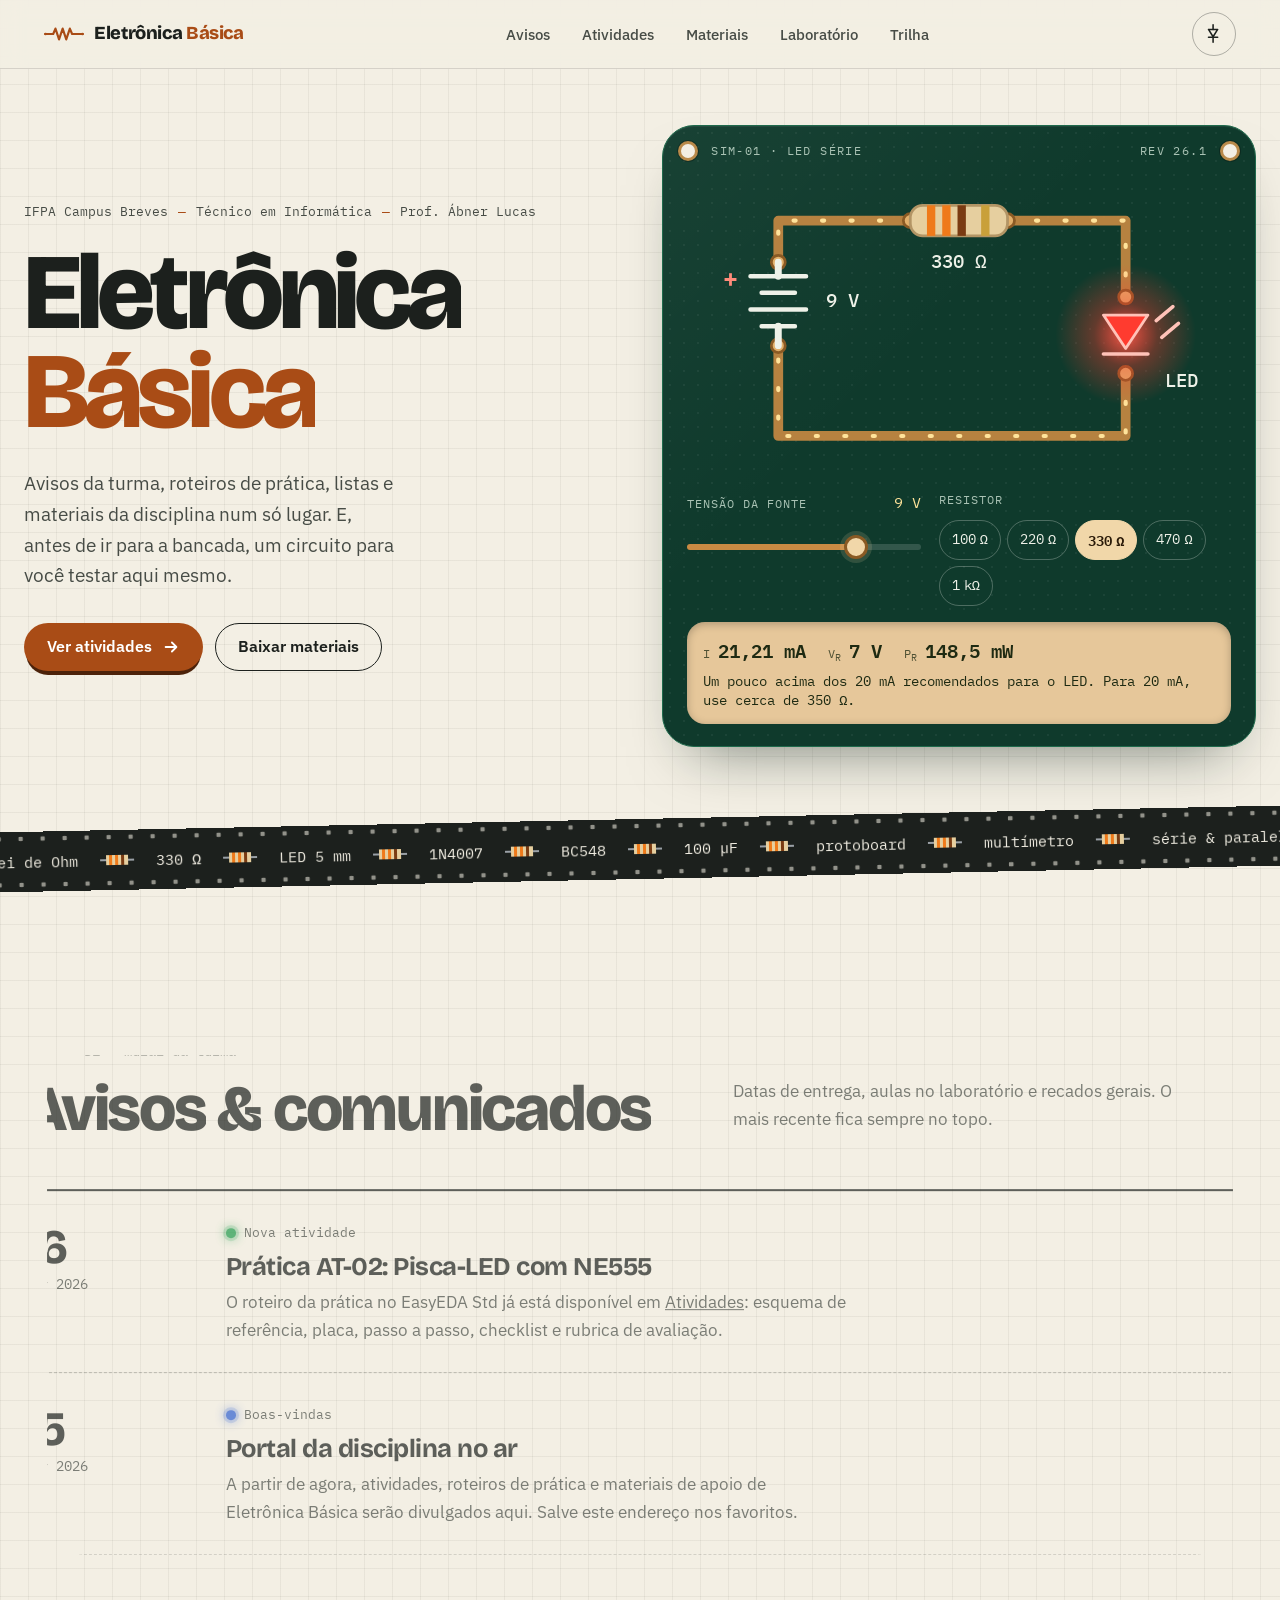
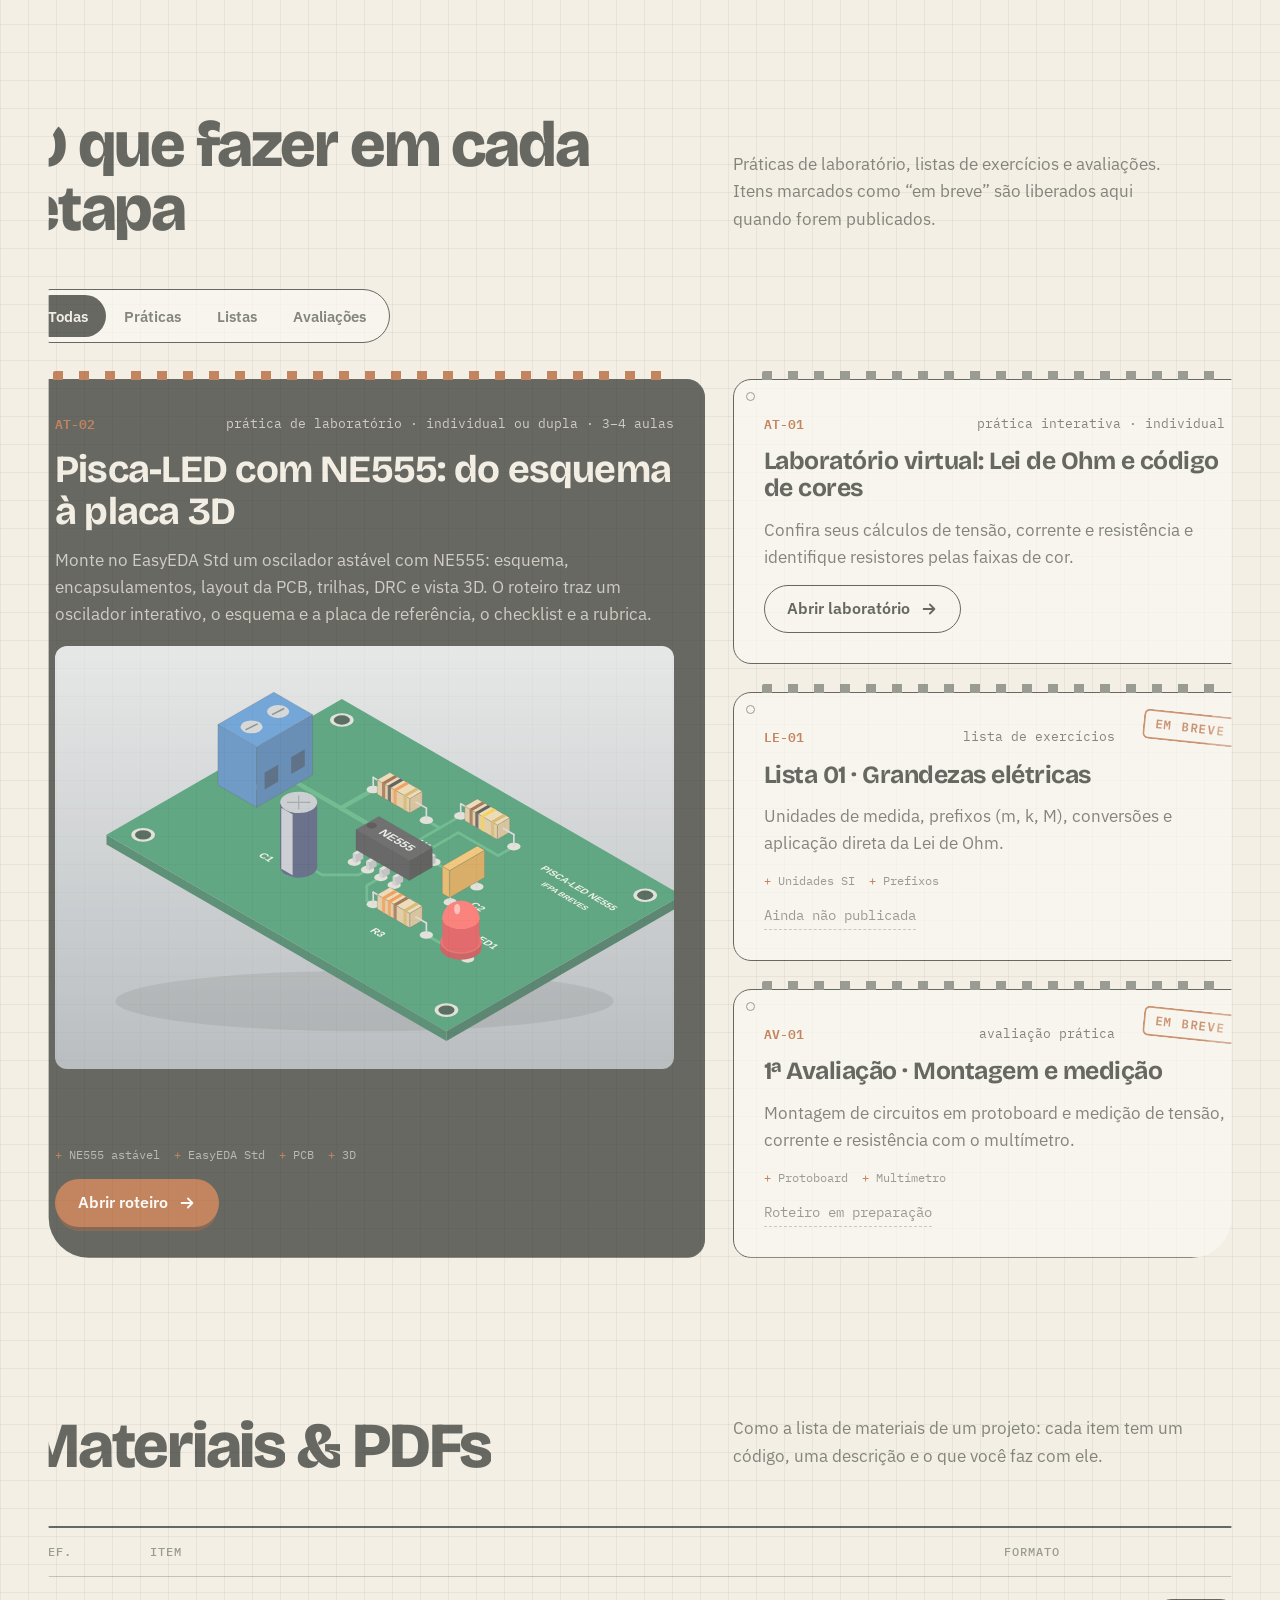
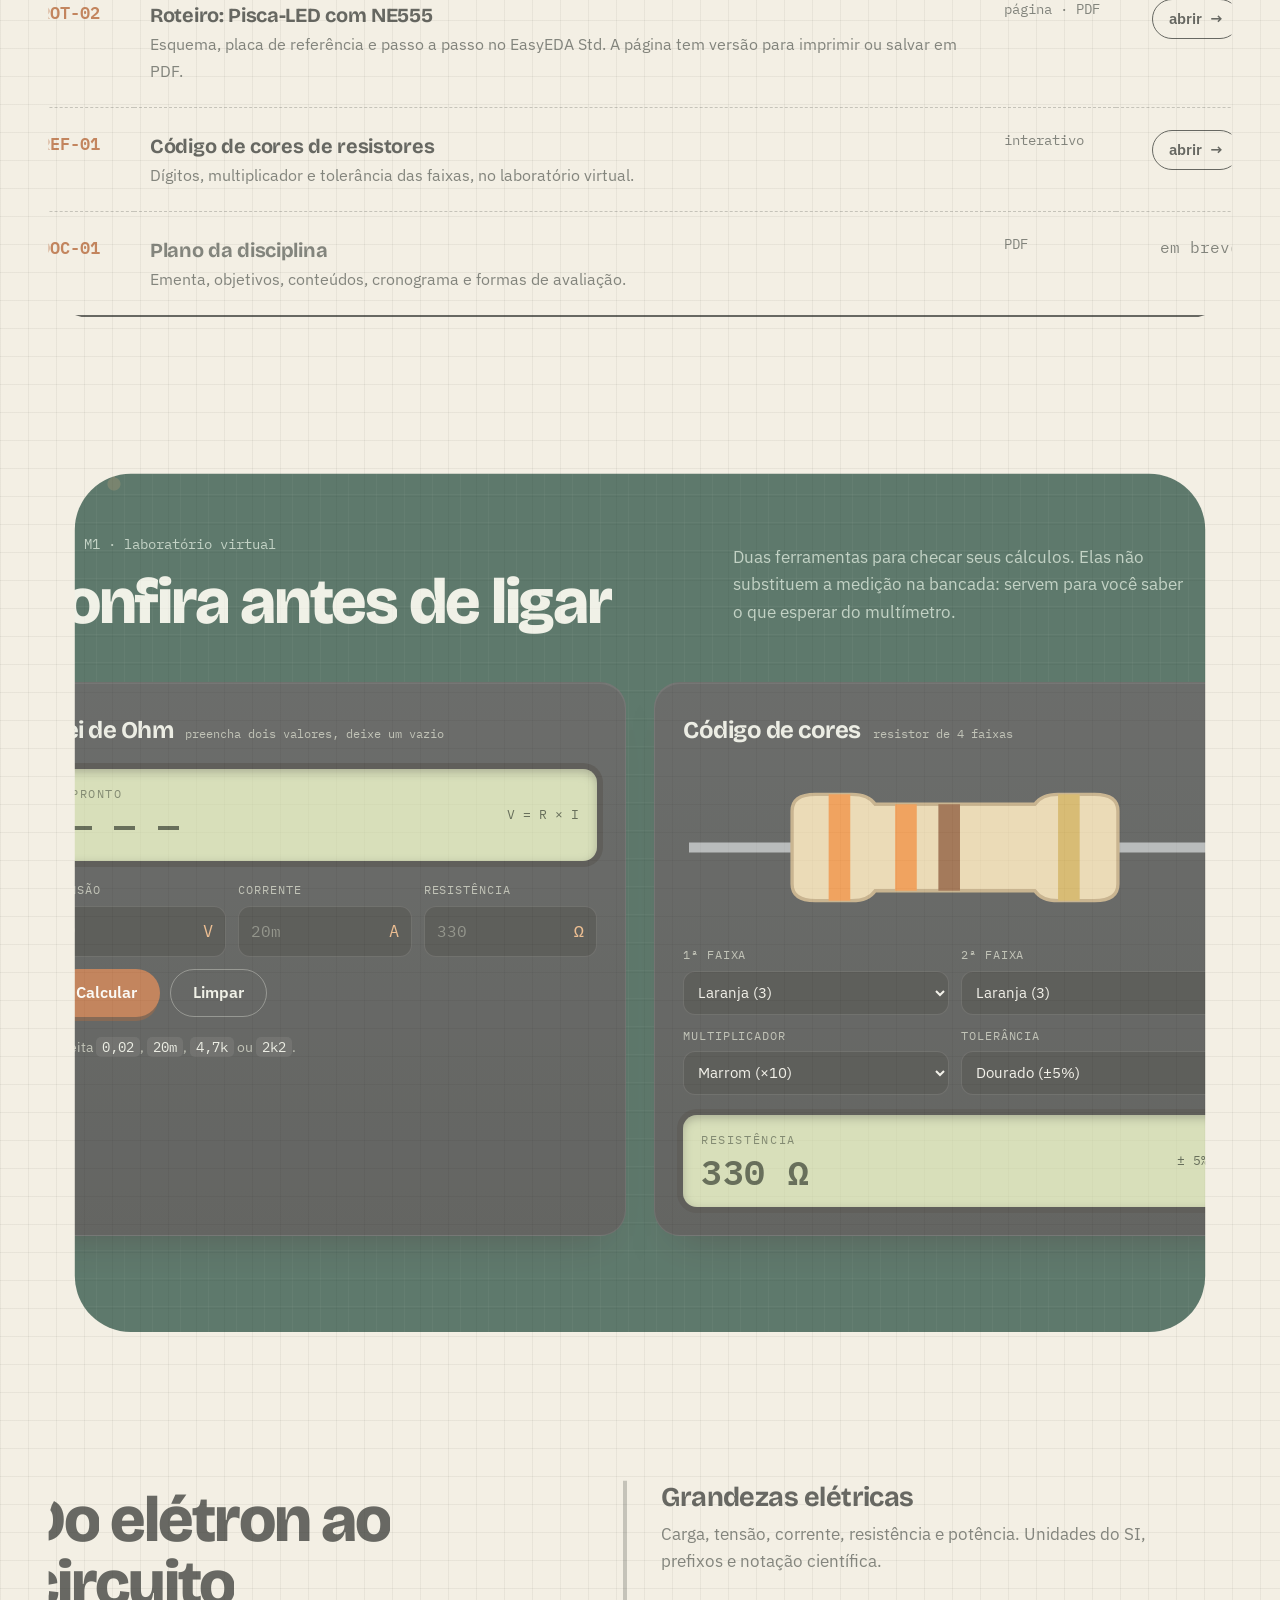
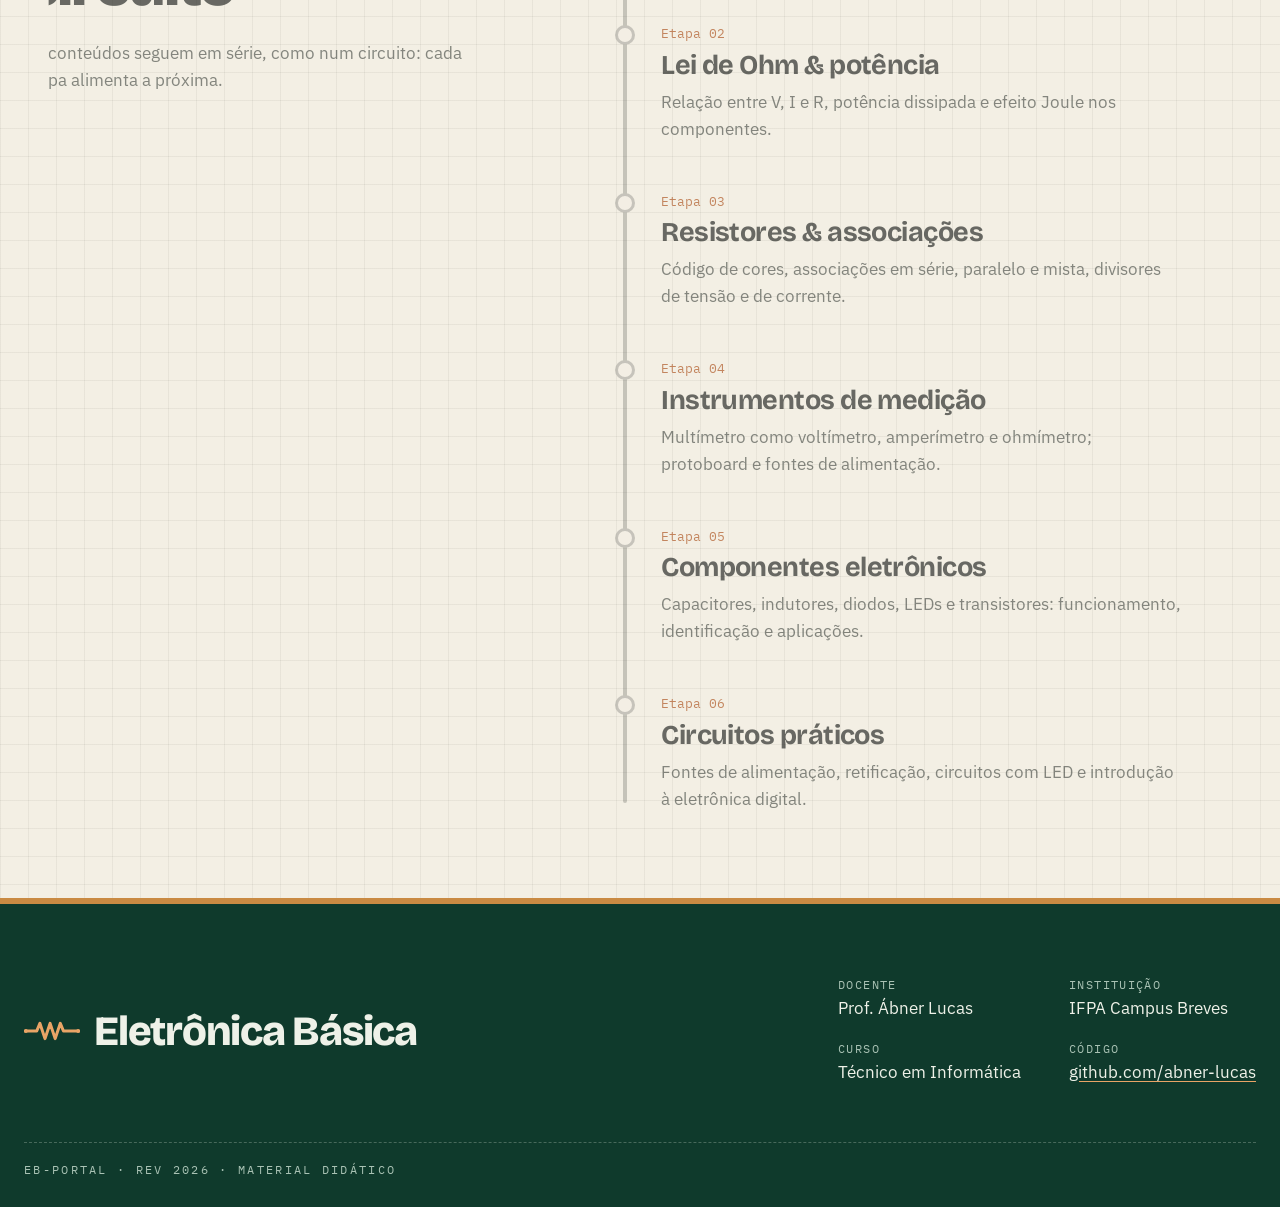
<file: index.html>
<!DOCTYPE html>
<html lang="pt-BR">
<head>
    <meta charset="UTF-8">
    <meta name="viewport" content="width=device-width, initial-scale=1.0">
    <title>Eletrônica Básica · IFPA Campus Breves</title>
    <meta name="description" content="Portal da disciplina de Eletrônica Básica · Prof. Ábner Lucas · IFPA Campus Breves. Avisos, atividades, materiais e um simulador de circuito com LED.">
    <meta name="theme-color" content="#f3efe4" media="(prefers-color-scheme: light)">
    <meta name="theme-color" content="#121512" media="(prefers-color-scheme: dark)">
    <link rel="icon" href="data:image/svg+xml,%3Csvg xmlns='http://www.w3.org/2000/svg' viewBox='0 0 32 32'%3E%3Crect width='32' height='32' rx='7' fill='%230f3a2c'/%3E%3Cpath d='M3 16h6l2-5 3 10 3-10 3 10 2-5h7' fill='none' stroke='%23e9894a' stroke-width='2.6' stroke-linejoin='round' stroke-linecap='round'/%3E%3C/svg%3E">

    <!-- Tema aplicado antes da primeira pintura (evita piscar) -->
    <script>
        (function () {
            try {
                var salvo = localStorage.getItem('eb:tema');
                var escuro = salvo ? salvo === 'escuro' : matchMedia('(prefers-color-scheme: dark)').matches;
                document.documentElement.dataset.tema = escuro ? 'escuro' : 'claro';
            } catch (e) { document.documentElement.dataset.tema = 'claro'; }
            document.documentElement.classList.add('js');
        })();
    </script>

    <link rel="preconnect" href="https://fonts.googleapis.com">
    <link rel="preconnect" href="https://fonts.gstatic.com" crossorigin>
    <link href="https://fonts.googleapis.com/css2?family=Bricolage+Grotesque:opsz,wght@12..96,500;12..96,700;12..96,800&family=IBM+Plex+Mono:wght@400;500;600&family=IBM+Plex+Sans:ital,wght@0,400;0,500;0,600;1,400&display=swap" rel="stylesheet">
    <link rel="stylesheet" href="style.css?v=2026.11.16b">
</head>
<body>
    <a class="pular" href="#conteudo">Pular para o conteúdo</a>

    <!-- Barra de progresso: um "fio" de cobre que acompanha a leitura -->
    <div class="progresso" aria-hidden="true"><span id="progresso-barra"></span></div>

    <!-- ============ CABEÇALHO ============ -->
    <header class="topo" id="topo">
        <div class="topo-inner">
            <a href="#inicio" class="marca" aria-label="Eletrônica Básica, voltar ao início">
                <svg class="marca-simbolo" viewBox="0 0 44 20" aria-hidden="true">
                    <path d="M1 10h9l2.5-6 4 12 4-12 4 12 4-12 2.5 6h12" />
                    <circle cx="1.5" cy="10" r="1.5" /><circle cx="42.5" cy="10" r="1.5" />
                </svg>
                <span class="marca-texto">Eletrônica <em>Básica</em></span>
            </a>

            <nav class="menu" id="menu" aria-label="Seções do portal">
                <a href="#avisos">Avisos</a>
                <a href="#atividades">Atividades</a>
                <a href="#materiais">Materiais</a>
                <a href="#laboratorio">Laboratório</a>
                <a href="#trilha">Trilha</a>
            </nav>

            <div class="topo-acoes">
                <button class="botao-tema" id="botao-tema" type="button" aria-label="Alternar modo escuro" aria-pressed="false">
                    <svg viewBox="0 0 24 24" aria-hidden="true">
                        <!-- símbolo de LED: triângulo + barra + setas de luz -->
                        <path class="led-tri" d="M6 7h10l-5 8z" />
                        <path d="M6 15.5h10M11 15.5V21M11 2v5" />
                        <path class="led-raios" d="M17 4l3-3M19 8l3-3" />
                    </svg>
                </button>
                <button class="botao-menu" id="botao-menu" type="button" aria-label="Abrir menu" aria-expanded="false" aria-controls="menu">
                    <span></span><span></span>
                </button>
            </div>
        </div>
    </header>

    <main id="conteudo">

        <!-- ============ ABERTURA ============ -->
        <section id="inicio" class="abertura">
            <div class="abertura-grade">
                <div class="abertura-texto">
                    <p class="abertura-kicker">
                        <span>IFPA Campus Breves</span>
                        <span>Técnico em Informática</span>
                        <span>Prof. Ábner Lucas</span>
                    </p>
                    <h1 class="abertura-titulo" data-palavras>
                        Eletrônica <em>Básica</em>
                    </h1>
                    <p class="abertura-lede entra" style="--atraso: .45s">
                        Avisos da turma, roteiros de prática, listas e materiais da disciplina num só lugar.
                        E, antes de ir para a bancada, um circuito para você testar aqui mesmo.
                    </p>
                    <div class="abertura-acoes entra" style="--atraso: .6s">
                        <a href="#atividades" class="botao botao-cobre">
                            Ver atividades
                            <svg viewBox="0 0 20 20" aria-hidden="true"><path d="M4 10h11M11 5l5 5-5 5" /></svg>
                        </a>
                        <a href="#materiais" class="botao botao-linha">Baixar materiais</a>
                    </div>
                </div>

                <!-- SIMULADOR: fonte + resistor + LED -->
                <figure class="placa simulador entra" style="--atraso: .3s" aria-labelledby="sim-legenda">
                    <div class="placa-serigrafia" aria-hidden="true">
                        <span>SIM-01 · LED SÉRIE</span><span>REV 26.1</span>
                    </div>

                    <svg class="sim-svg" id="sim-svg" viewBox="0 0 400 230" role="img" aria-labelledby="sim-desc">
                        <desc id="sim-desc">Circuito série com fonte de tensão ajustável, um resistor e um LED vermelho.</desc>
                        <defs>
                            <radialGradient id="brilho-led">
                                <stop offset="0" stop-color="#ff5a4a" stop-opacity=".95" />
                                <stop offset=".45" stop-color="#ff3b2f" stop-opacity=".35" />
                                <stop offset="1" stop-color="#ff3b2f" stop-opacity="0" />
                            </radialGradient>
                        </defs>
                        <!-- trilhas de cobre -->
                        <path class="pista" d="M70 70 V40 H165 M235 40 H320 V95 M320 150 V195 H70 V130" />
                        <path class="eletrons" id="sim-eletrons" d="M70 70 V40 H165 M235 40 H320 V95 M320 150 V195 H70 V130" />
                        <!-- ilhas de solda -->
                        <g class="ilhas">
                            <circle cx="165" cy="40" r="5" /><circle cx="235" cy="40" r="5" />
                            <circle cx="320" cy="95" r="5" /><circle cx="320" cy="150" r="5" />
                            <circle cx="70" cy="70" r="5" /><circle cx="70" cy="130" r="5" />
                        </g>
                        <!-- fonte (símbolo de bateria) -->
                        <g class="fonte">
                            <path d="M50 80 H90 M58 92 H82 M50 104 H90 M58 116 H82" />
                            <path d="M70 70 V80 M70 116 V130" />
                            <text x="30" y="88">+</text>
                            <text class="sim-rotulo" id="sim-rotulo-v" x="104" y="102">9 V</text>
                        </g>
                        <!-- resistor -->
                        <g class="resistor">
                            <rect x="165" y="29" width="70" height="22" rx="9" />
                            <rect id="sim-faixa-1" x="177" y="29" width="6" height="22" />
                            <rect id="sim-faixa-2" x="188" y="29" width="6" height="22" />
                            <rect id="sim-faixa-3" x="199" y="29" width="6" height="22" />
                            <rect x="216" y="29" width="6" height="22" fill="#c9a03a" />
                            <text class="sim-rotulo" id="sim-rotulo-r" x="200" y="74">330 Ω</text>
                        </g>
                        <!-- LED -->
                        <g class="led" id="sim-led">
                            <circle class="led-brilho" id="sim-brilho" cx="320" cy="122" r="46" fill="url(#brilho-led)" />
                            <path class="led-corpo" d="M304 108 H336 L320 132 Z" />
                            <path class="led-catodo" d="M304 136 H336" />
                            <path class="led-luz" d="M342 112 l12 -10 M346 124 l12 -10" />
                            <text class="sim-rotulo" x="360" y="160">LED</text>
                        </g>
                    </svg>

                    <div class="sim-controles">
                        <label class="sim-faixa">
                            <span class="sim-legenda-campo">Tensão da fonte <output id="sim-v-saida">9 V</output></span>
                            <input type="range" id="sim-v" min="0" max="12" step="0.5" value="9" aria-describedby="sim-estado">
                        </label>
                        <fieldset class="sim-resistores">
                            <legend class="sim-legenda-campo">Resistor</legend>
                            <div class="chips" role="radiogroup" id="sim-r">
                                <!-- preenchido pelo script -->
                            </div>
                        </fieldset>
                    </div>

                    <div class="visor" aria-live="polite" id="sim-estado">
                        <div class="visor-leituras">
                            <span><small>I</small><b id="sim-i">21,21 mA</b></span>
                            <span><small>V<sub>R</sub></small><b id="sim-vr">7 V</b></span>
                            <span><small>P<sub>R</sub></small><b id="sim-pr">148,5 mW</b></span>
                        </div>
                        <p class="visor-msg" id="sim-msg">Um pouco acima dos 20 mA recomendados para o LED.</p>
                    </div>
                    <figcaption id="sim-legenda" class="sr-only">Simulador de circuito: ajuste a tensão e o resistor para ver a corrente e o brilho do LED.</figcaption>
                </figure>
            </div>
        </section>

        <!-- Fita de componentes (faixa contínua decorativa) -->
        <div class="fita" aria-hidden="true">
            <div class="fita-trilho">
                <span>Lei de Ohm</span><i></i><span>330 Ω</span><i></i><span>LED 5 mm</span><i></i><span>1N4007</span><i></i><span>BC548</span><i></i><span>100 µF</span><i></i><span>protoboard</span><i></i><span>multímetro</span><i></i><span>série &amp; paralelo</span><i></i>
                <span>Lei de Ohm</span><i></i><span>330 Ω</span><i></i><span>LED 5 mm</span><i></i><span>1N4007</span><i></i><span>BC548</span><i></i><span>100 µF</span><i></i><span>protoboard</span><i></i><span>multímetro</span><i></i><span>série &amp; paralelo</span><i></i>
            </div>
        </div>

        <!-- ============ AVISOS ============ -->
        <section id="avisos" class="secao" data-cena>
            <div class="moldura">
                <header class="cabecalho">
                    <div>
                        <p class="etiqueta">
                            <svg class="simbolo" viewBox="0 0 48 20" aria-hidden="true"><path d="M0 10h16M32 10h16M16 3h16l-8 12zM16 16h16" /><path class="raio" d="M34 4l5-4M38 9l5-4" /></svg>
                            <span>D1 · mural da turma</span>
                        </p>
                        <h2 class="titulo" data-palavras>Avisos &amp; comunicados</h2>
                    </div>
                    <p class="cabecalho-desc">Datas de entrega, aulas no laboratório e recados gerais. O mais recente fica sempre no topo.</p>
                </header>

                <ol class="diario">
                    <!--
                        COMO ADICIONAR UM AVISO
                        Copie um <li class="registro"> e cole no TOPO da lista.
                        data-tipo: info (azul) · prazo (âmbar) · ok (verde)
                    -->
                    <li class="registro" data-tipo="ok">
                        <time class="registro-data" datetime="2026-11-16"><b>16</b> nov 2026</time>
                        <div class="registro-corpo">
                            <span class="registro-tipo"><i class="led-ponto"></i>Nova atividade</span>
                            <h3>Prática AT-02: Pisca-LED com NE555</h3>
                            <p>O roteiro da prática no EasyEDA Std já está disponível em <a href="projetos/01-pisca-led-ne555/index.html">Atividades</a>: esquema de referência, placa, passo a passo, checklist e rubrica de avaliação.</p>
                        </div>
                    </li>
                    <li class="registro" data-tipo="info">
                        <time class="registro-data" datetime="2026-11-15"><b>15</b> nov 2026</time>
                        <div class="registro-corpo">
                            <span class="registro-tipo"><i class="led-ponto"></i>Boas-vindas</span>
                            <h3>Portal da disciplina no ar</h3>
                            <p>A partir de agora, atividades, roteiros de prática e materiais de apoio de Eletrônica Básica serão divulgados aqui. Salve este endereço nos favoritos.</p>
                        </div>
                    </li>
                </ol>
            </div>
        </section>

        <!-- ============ ATIVIDADES ============ -->
        <section id="atividades" class="secao" data-cena>
            <div class="moldura">
                <header class="cabecalho">
                    <div>
                        <p class="etiqueta">
                            <svg class="simbolo" viewBox="0 0 48 20" aria-hidden="true"><rect x="12" y="2" width="24" height="16" rx="2" /><path d="M16 2v-2M22 2v-2M28 2v-2M34 2v-2M16 18v2M22 18v2M28 18v2M34 18v2" /><path class="raio" d="M21 2a3 3 0 0 0 6 0" /></svg>
                            <span>U1 · atividades</span>
                        </p>
                        <h2 class="titulo" data-palavras>O que fazer em cada etapa</h2>
                    </div>
                    <p class="cabecalho-desc">Práticas de laboratório, listas de exercícios e avaliações. Itens marcados como “em breve” são liberados aqui quando forem publicados.</p>
                </header>

                <div class="seletor" role="group" aria-label="Filtrar atividades">
                    <span class="seletor-cursor" aria-hidden="true"></span>
                    <button type="button" class="seletor-op" data-filtro="todas" aria-pressed="true">Todas</button>
                    <button type="button" class="seletor-op" data-filtro="pratica" aria-pressed="false">Práticas</button>
                    <button type="button" class="seletor-op" data-filtro="exercicio" aria-pressed="false">Listas</button>
                    <button type="button" class="seletor-op" data-filtro="avaliacao" aria-pressed="false">Avaliações</button>
                </div>

                <div class="chips-atividades" id="lista-atividades">
                    <!--
                        COMO ADICIONAR UMA ATIVIDADE
                        1. Crie projetos/NN-nome/index.html ou coloque o PDF em docs/.
                        2. Copie um <article class="chip-ci"> e ajuste data-categoria
                           (pratica · exercicio · avaliacao), código, título, texto e link.
                        3. Para liberar uma atividade "em breve": remova a classe "em-breve",
                           o carimbo e troque o <span class="acao-bloqueada"> por um <a class="botao botao-cobre">.
                    -->

                    <article class="chip-ci destaque" data-categoria="pratica">
                        <div class="chip-topo">
                            <span class="chip-codigo">AT-02</span>
                            <span class="chip-cat">prática de laboratório · individual ou dupla · 3–4 aulas</span>
                        </div>
                        <h3>Pisca-LED com NE555: do esquema à placa 3D</h3>
                        <p>Monte no EasyEDA Std um oscilador astável com NE555: esquema, encapsulamentos, layout da PCB, trilhas, DRC e vista 3D. O roteiro traz um oscilador interativo, o esquema e a placa de referência, o checklist e a rubrica.</p>
                        <img class="chip-foto" src="projetos/01-pisca-led-ne555/img/pcb-3d.svg?v=2026.11.16b" width="820" height="560" alt="" loading="lazy">
                        <ul class="chip-tags"><li>NE555 astável</li><li>EasyEDA Std</li><li>PCB</li><li>3D</li></ul>
                        <a href="projetos/01-pisca-led-ne555/index.html" class="botao botao-cobre">
                            Abrir roteiro
                            <svg viewBox="0 0 20 20" aria-hidden="true"><path d="M4 10h11M11 5l5 5-5 5" /></svg>
                        </a>
                    </article>

                    <article class="chip-ci" data-categoria="pratica">
                        <div class="chip-topo">
                            <span class="chip-codigo">AT-01</span>
                            <span class="chip-cat">prática interativa · individual</span>
                        </div>
                        <h3>Laboratório virtual: Lei de Ohm e código de cores</h3>
                        <p>Confira seus cálculos de tensão, corrente e resistência e identifique resistores pelas faixas de cor.</p>
                        <a href="#laboratorio" class="botao botao-linha">
                            Abrir laboratório
                            <svg viewBox="0 0 20 20" aria-hidden="true"><path d="M4 10h11M11 5l5 5-5 5" /></svg>
                        </a>
                    </article>

                    <article class="chip-ci em-breve" data-categoria="exercicio">
                        <span class="carimbo" aria-hidden="true">em breve</span>
                        <div class="chip-topo">
                            <span class="chip-codigo">LE-01</span>
                            <span class="chip-cat">lista de exercícios</span>
                        </div>
                        <h3>Lista 01 · Grandezas elétricas</h3>
                        <p>Unidades de medida, prefixos (m, k, M), conversões e aplicação direta da Lei de Ohm.</p>
                        <ul class="chip-tags"><li>Unidades SI</li><li>Prefixos</li></ul>
                        <span class="acao-bloqueada">Ainda não publicada</span>
                    </article>

                    <article class="chip-ci em-breve" data-categoria="avaliacao">
                        <span class="carimbo" aria-hidden="true">em breve</span>
                        <div class="chip-topo">
                            <span class="chip-codigo">AV-01</span>
                            <span class="chip-cat">avaliação prática</span>
                        </div>
                        <h3>1ª Avaliação · Montagem e medição</h3>
                        <p>Montagem de circuitos em protoboard e medição de tensão, corrente e resistência com o multímetro.</p>
                        <ul class="chip-tags"><li>Protoboard</li><li>Multímetro</li></ul>
                        <span class="acao-bloqueada">Roteiro em preparação</span>
                    </article>
                </div>
                <p class="vazio" id="atividades-vazio" hidden>Nenhuma atividade nesta categoria por enquanto.</p>
            </div>
        </section>

        <!-- ============ MATERIAIS (lista de materiais / BOM) ============ -->
        <section id="materiais" class="secao" data-cena>
            <div class="moldura">
                <header class="cabecalho">
                    <div>
                        <p class="etiqueta">
                            <svg class="simbolo" viewBox="0 0 48 20" aria-hidden="true"><path d="M0 10h20M28 10h20M20 2v16M28 2v16" /><path class="raio" d="M14 4h-4M12 2v4" /></svg>
                            <span>BOM · lista de materiais</span>
                        </p>
                        <h2 class="titulo" data-palavras>Materiais &amp; PDFs</h2>
                    </div>
                    <p class="cabecalho-desc">Como a lista de materiais de um projeto: cada item tem um código, uma descrição e o que você faz com ele.</p>
                </header>

                <!--
                    COMO ADICIONAR UM MATERIAL
                    1. Coloque o arquivo em docs/ (ex.: docs/Aula01_Grandezas.pdf).
                    2. Copie uma linha <tr> e ajuste o código, o nome, a descrição, o formato e o href.
                       Use <a class="link-baixar" href="./docs/arquivo.pdf" download>baixar</a>.
                -->
                <div class="bom-moldura">
                    <table class="bom">
                        <caption class="sr-only">Materiais da disciplina</caption>
                        <thead>
                            <tr><th scope="col">Ref.</th><th scope="col">Item</th><th scope="col">Formato</th><th scope="col"><span class="sr-only">Ação</span></th></tr>
                        </thead>
                        <tbody>
                            <tr>
                                <td class="bom-ref">ROT-02</td>
                                <td><strong>Roteiro: Pisca-LED com NE555</strong><span>Esquema, placa de referência e passo a passo no EasyEDA Std. A página tem versão para imprimir ou salvar em PDF.</span></td>
                                <td class="bom-fmt">página · PDF</td>
                                <td class="bom-acao"><a class="link-baixar" href="projetos/01-pisca-led-ne555/index.html">abrir</a></td>
                            </tr>
                            <tr>
                                <td class="bom-ref">REF-01</td>
                                <td><strong>Código de cores de resistores</strong><span>Dígitos, multiplicador e tolerância das faixas, no laboratório virtual.</span></td>
                                <td class="bom-fmt">interativo</td>
                                <td class="bom-acao"><a class="link-baixar" href="#laboratorio">abrir</a></td>
                            </tr>
                            <tr class="bom-pendente">
                                <td class="bom-ref">DOC-01</td>
                                <td><strong>Plano da disciplina</strong><span>Ementa, objetivos, conteúdos, cronograma e formas de avaliação.</span></td>
                                <td class="bom-fmt">PDF</td>
                                <td class="bom-acao"><span class="link-pendente">em breve</span></td>
                            </tr>
                        </tbody>
                    </table>
                </div>
            </div>
        </section>

        <!-- ============ LABORATÓRIO (palco escuro: placa de circuito) ============ -->
        <section id="laboratorio" class="secao secao-palco" data-cena="palco">
            <div class="palco">
                <div class="moldura">
                    <header class="cabecalho">
                        <div>
                            <p class="etiqueta">
                                <svg class="simbolo" viewBox="0 0 48 20" aria-hidden="true"><path d="M0 10h14M34 10h14" /><circle cx="24" cy="10" r="9" /><path class="raio" d="M20 6l4 8 4-8" /></svg>
                                <span>M1 · laboratório virtual</span>
                            </p>
                            <h2 class="titulo" data-palavras>Confira antes de ligar</h2>
                        </div>
                        <p class="cabecalho-desc">Duas ferramentas para checar seus cálculos. Elas não substituem a medição na bancada: servem para você saber o que esperar do multímetro.</p>
                    </header>

                    <div class="instrumentos">
                        <!-- MULTÍMETRO / LEI DE OHM -->
                        <article class="instrumento">
                            <h3>Lei de Ohm <small>preencha dois valores, deixe um vazio</small></h3>
                            <div class="lcd" id="ohm-lcd" aria-live="polite">
                                <span class="lcd-rotulo" id="ohm-lcd-rotulo">pronto</span>
                                <span class="lcd-valor" id="ohm-lcd-valor">— — —</span>
                                <span class="lcd-extra" id="ohm-lcd-extra">V = R × I</span>
                            </div>
                            <form class="ohm" id="ohm-form" novalidate>
                                <label class="borne">
                                    <span>Tensão</span>
                                    <span class="borne-campo"><input type="text" inputmode="decimal" id="ohm-v" placeholder="9" autocomplete="off"><em>V</em></span>
                                </label>
                                <label class="borne">
                                    <span>Corrente</span>
                                    <span class="borne-campo"><input type="text" inputmode="decimal" id="ohm-i" placeholder="20m" autocomplete="off"><em>A</em></span>
                                </label>
                                <label class="borne">
                                    <span>Resistência</span>
                                    <span class="borne-campo"><input type="text" inputmode="decimal" id="ohm-r" placeholder="330" autocomplete="off"><em>Ω</em></span>
                                </label>
                                <div class="ohm-acoes">
                                    <button type="submit" class="botao botao-cobre">Calcular</button>
                                    <button type="reset" class="botao botao-fantasma">Limpar</button>
                                </div>
                            </form>
                            <p class="dica">Aceita <code>0,02</code>, <code>20m</code>, <code>4,7k</code> ou <code>2k2</code>.</p>
                        </article>

                        <!-- CÓDIGO DE CORES -->
                        <article class="instrumento">
                            <h3>Código de cores <small>resistor de 4 faixas</small></h3>
                            <div class="resistor-grande" aria-hidden="true">
                                <svg viewBox="0 0 320 80">
                                    <path class="terminal" d="M0 40 H62 M258 40 H320" />
                                    <path class="corpo" d="M62 18 q0 -10 14 -10 h22 q10 0 14 6 h96 q4 -6 14 -6 h22 q14 0 14 10 v44 q0 10 -14 10 h-22 q-10 0 -14 -6 h-96 q-4 6 -14 6 h-22 q-14 0 -14 -10z" />
                                    <rect id="faixa-1" x="84" y="8" width="13" height="64" />
                                    <rect id="faixa-2" x="124" y="14" width="13" height="52" />
                                    <rect id="faixa-3" x="150" y="14" width="13" height="52" />
                                    <rect id="faixa-4" x="222" y="8" width="13" height="64" />
                                </svg>
                            </div>
                            <div class="faixas">
                                <label class="borne"><span>1ª faixa</span><select id="sel-1"></select></label>
                                <label class="borne"><span>2ª faixa</span><select id="sel-2"></select></label>
                                <label class="borne"><span>Multiplicador</span><select id="sel-3"></select></label>
                                <label class="borne"><span>Tolerância</span><select id="sel-4"></select></label>
                            </div>
                            <div class="lcd" aria-live="polite">
                                <span class="lcd-rotulo">resistência</span>
                                <span class="lcd-valor" id="cor-valor">330 Ω</span>
                                <span class="lcd-extra" id="cor-extra">± 5%</span>
                            </div>
                        </article>
                    </div>
                </div>
            </div>
        </section>

        <!-- ============ TRILHA ============ -->
        <section id="trilha" class="secao" data-cena>
            <div class="moldura trilha-grade">
                <header class="cabecalho cabecalho-fixo">
                    <div>
                        <p class="etiqueta">
                            <svg class="simbolo" viewBox="0 0 48 20" aria-hidden="true"><path d="M0 10h18M30 10h18M18 2v16M24 6v8" /><path class="raio" d="M34 4h4M36 2v4" /></svg>
                            <span>J1 · trilha da disciplina</span>
                        </p>
                        <h2 class="titulo" data-palavras>Do elétron ao circuito</h2>
                    </div>
                    <p class="cabecalho-desc">Os conteúdos seguem em série, como num circuito: cada etapa alimenta a próxima.</p>
                </header>

                <ol class="trilha" id="trilha-lista">
                    <li class="trilha-fio" aria-hidden="true"><span id="trilha-corrente"></span></li>
                    <li class="etapa">
                        <span class="no" aria-hidden="true"></span>
                        <span class="etapa-num">Etapa 01</span>
                        <h3>Grandezas elétricas</h3>
                        <p>Carga, tensão, corrente, resistência e potência. Unidades do SI, prefixos e notação científica.</p>
                    </li>
                    <li class="etapa">
                        <span class="no" aria-hidden="true"></span>
                        <span class="etapa-num">Etapa 02</span>
                        <h3>Lei de Ohm &amp; potência</h3>
                        <p>Relação entre V, I e R, potência dissipada e efeito Joule nos componentes.</p>
                    </li>
                    <li class="etapa">
                        <span class="no" aria-hidden="true"></span>
                        <span class="etapa-num">Etapa 03</span>
                        <h3>Resistores &amp; associações</h3>
                        <p>Código de cores, associações em série, paralelo e mista, divisores de tensão e de corrente.</p>
                    </li>
                    <li class="etapa">
                        <span class="no" aria-hidden="true"></span>
                        <span class="etapa-num">Etapa 04</span>
                        <h3>Instrumentos de medição</h3>
                        <p>Multímetro como voltímetro, amperímetro e ohmímetro; protoboard e fontes de alimentação.</p>
                    </li>
                    <li class="etapa">
                        <span class="no" aria-hidden="true"></span>
                        <span class="etapa-num">Etapa 05</span>
                        <h3>Componentes eletrônicos</h3>
                        <p>Capacitores, indutores, diodos, LEDs e transistores: funcionamento, identificação e aplicações.</p>
                    </li>
                    <li class="etapa">
                        <span class="no" aria-hidden="true"></span>
                        <span class="etapa-num">Etapa 06</span>
                        <h3>Circuitos práticos</h3>
                        <p>Fontes de alimentação, retificação, circuitos com LED e introdução à eletrônica digital.</p>
                    </li>
                </ol>
            </div>
        </section>
    </main>

    <!-- ============ RODAPÉ (serigrafia de placa) ============ -->
    <footer class="rodape">
        <div class="rodape-inner">
            <div class="rodape-marca">
                <svg class="marca-simbolo" viewBox="0 0 44 20" aria-hidden="true">
                    <path d="M1 10h9l2.5-6 4 12 4-12 4 12 4-12 2.5 6h12" />
                    <circle cx="1.5" cy="10" r="1.5" /><circle cx="42.5" cy="10" r="1.5" />
                </svg>
                <p>Eletrônica Básica</p>
            </div>
            <dl class="rodape-dados">
                <div><dt>Docente</dt><dd>Prof. Ábner Lucas</dd></div>
                <div><dt>Instituição</dt><dd>IFPA Campus Breves</dd></div>
                <div><dt>Curso</dt><dd>Técnico em Informática</dd></div>
                <div><dt>Código</dt><dd><a href="https://github.com/abner-lucas/eletronica-basica">github.com/abner-lucas</a></dd></div>
            </dl>
        </div>
        <p class="rodape-serigrafia" aria-hidden="true">EB-PORTAL · REV 2026 · MATERIAL DIDÁTICO</p>
    </footer>

    <script src="logica.js?v=2026.11.16b"></script>
    <script src="script.js?v=2026.11.16b"></script>
</body>
</html>
</file>
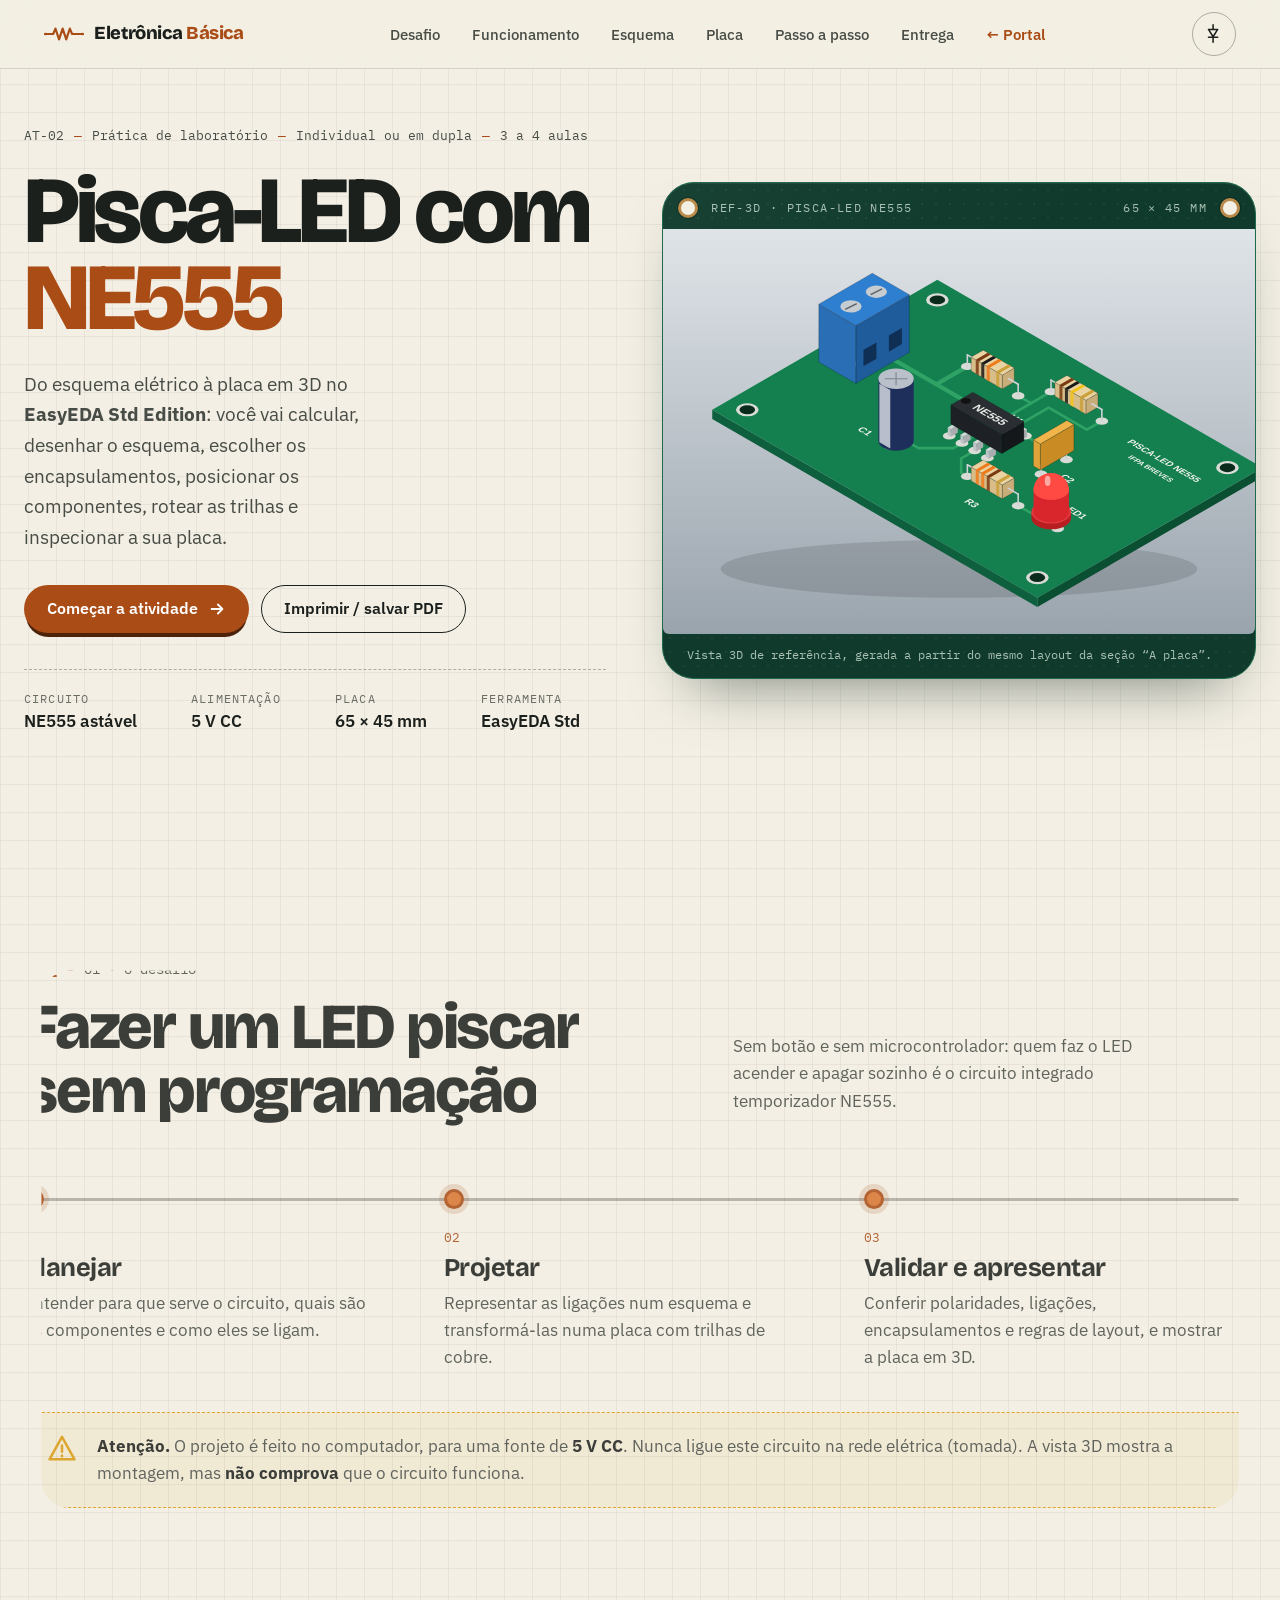
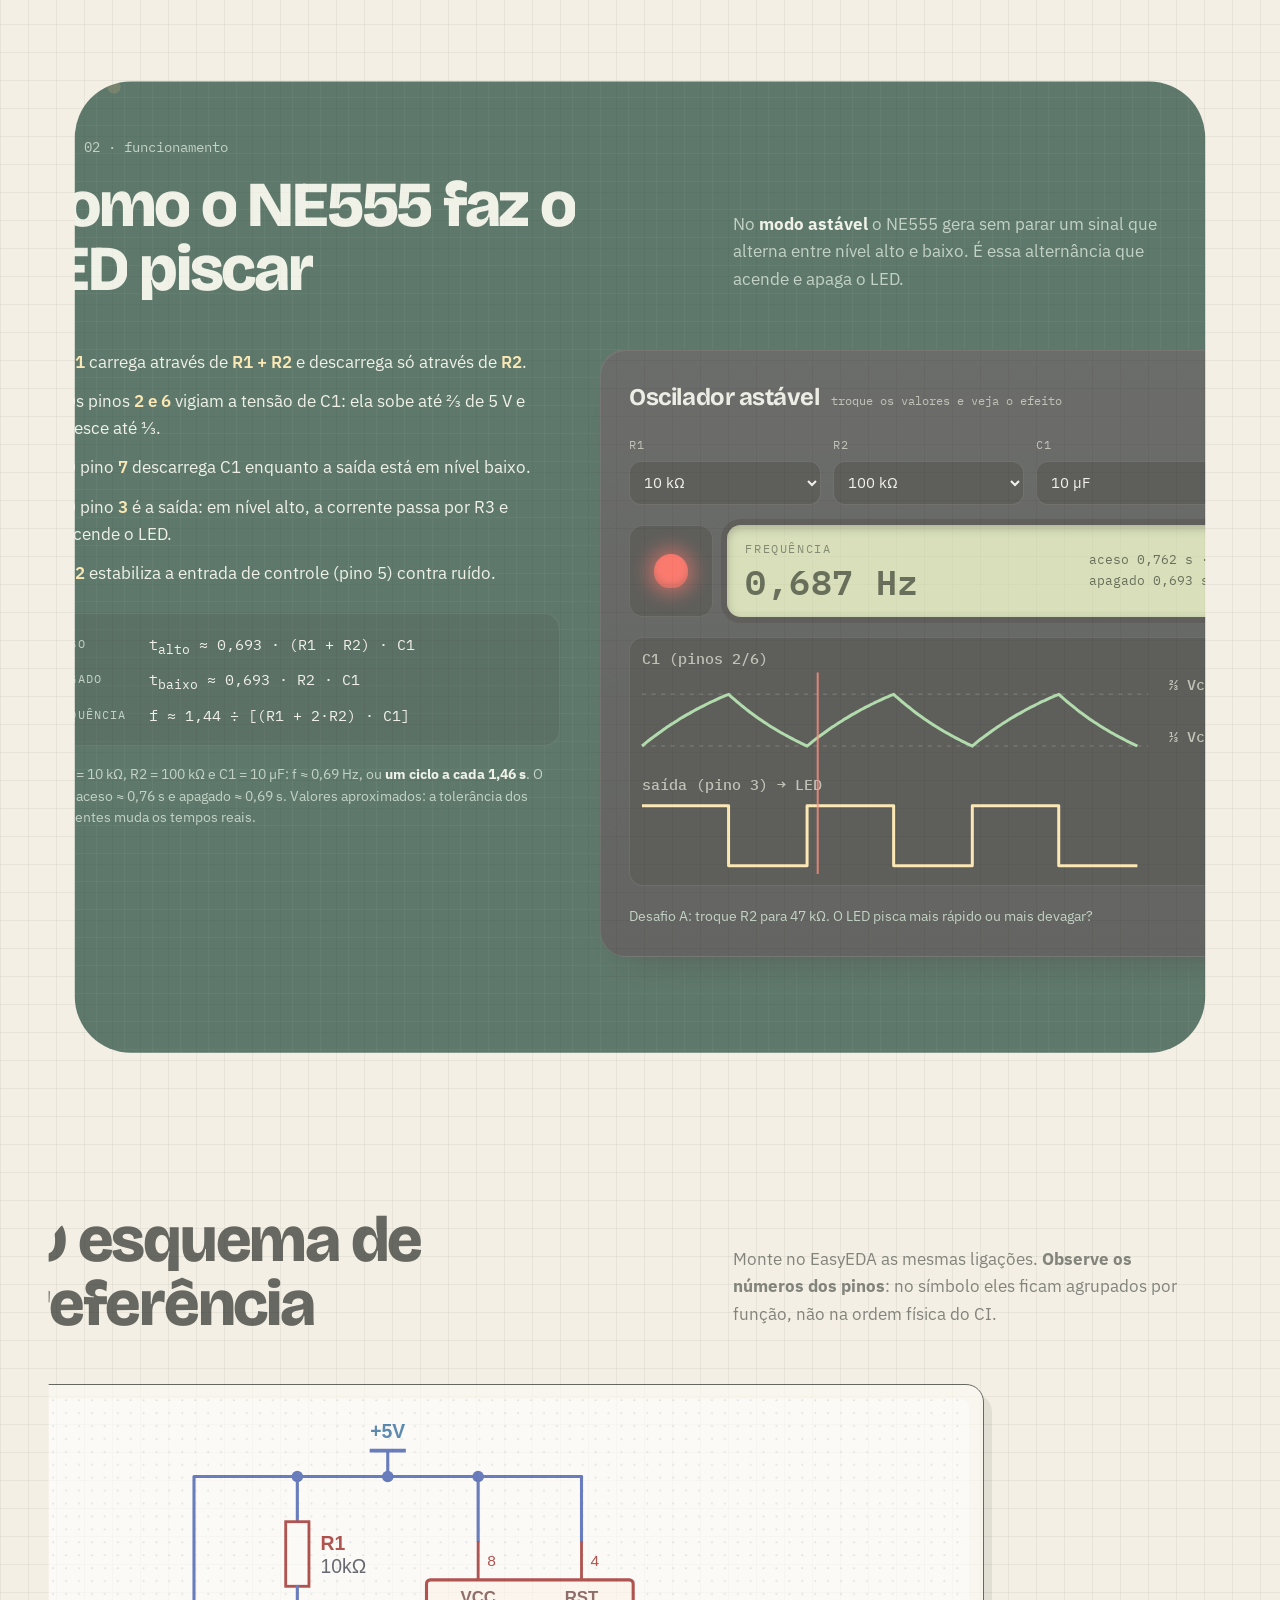
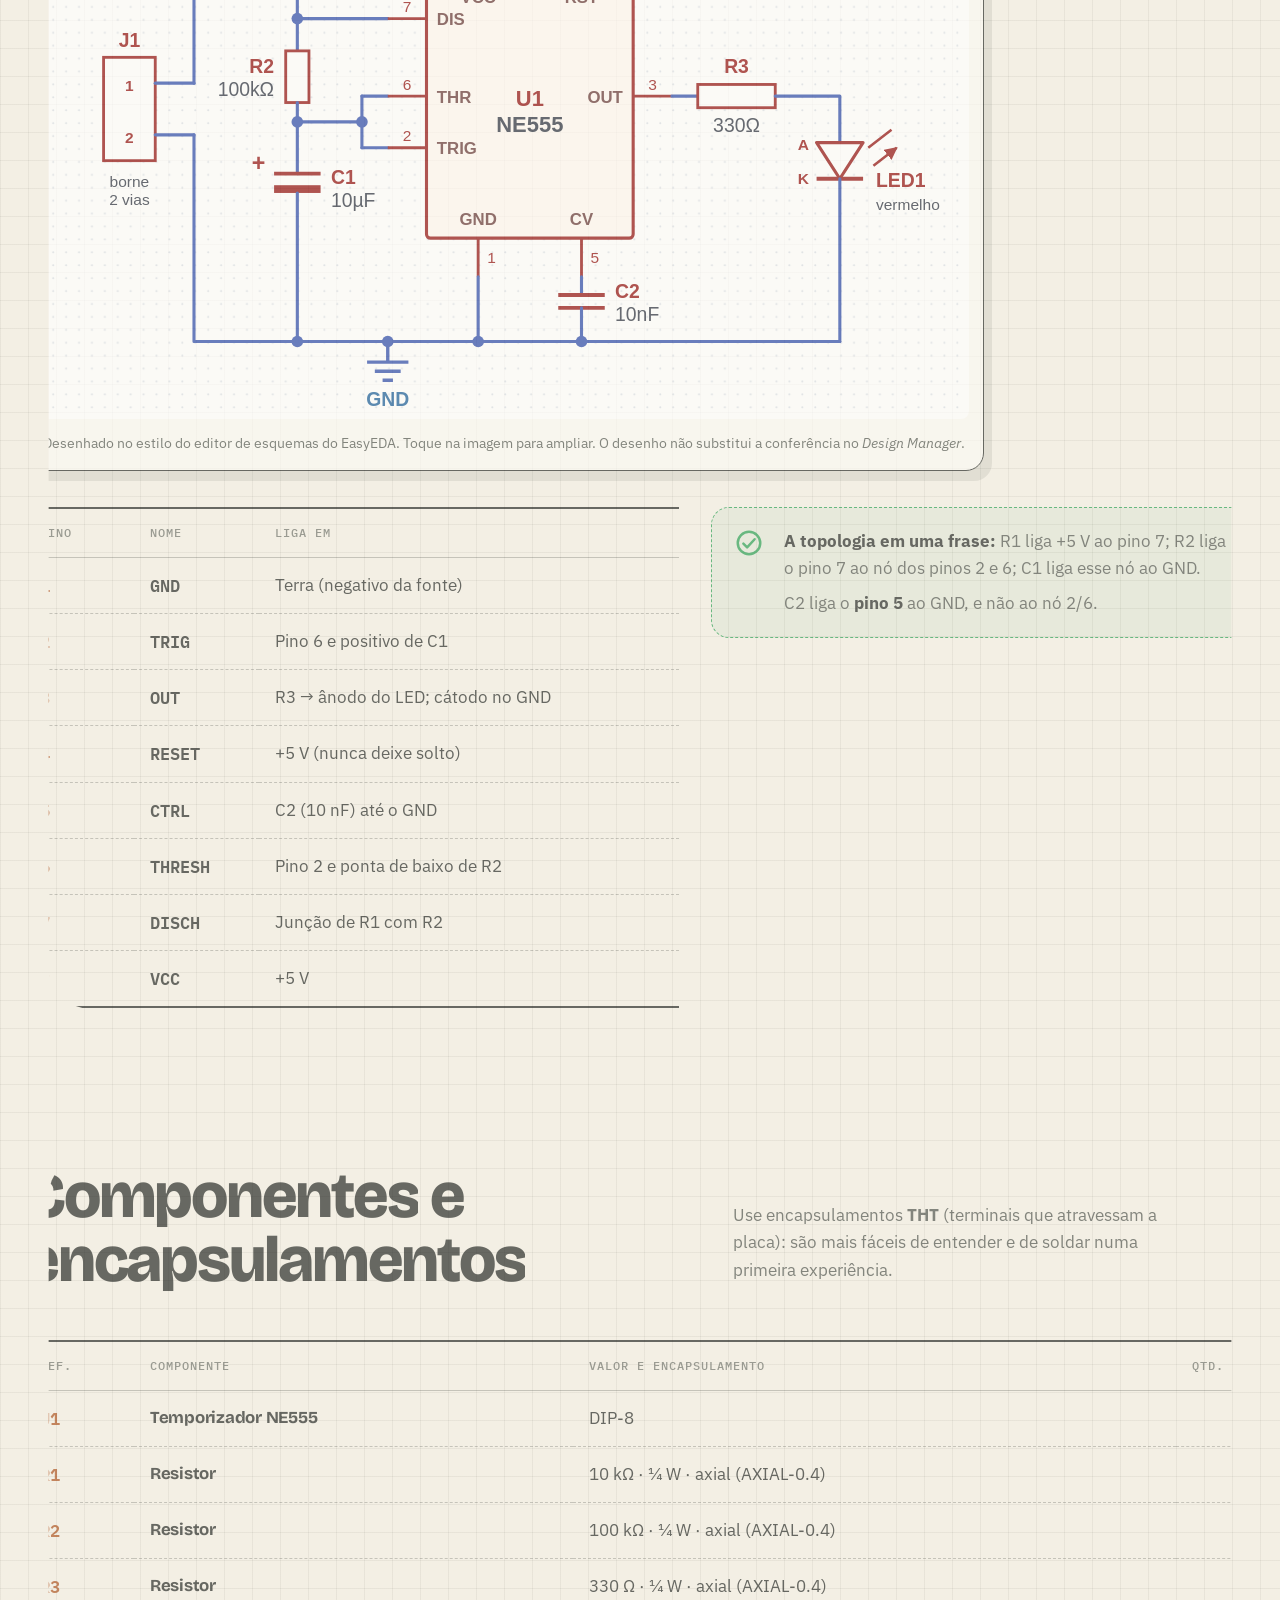
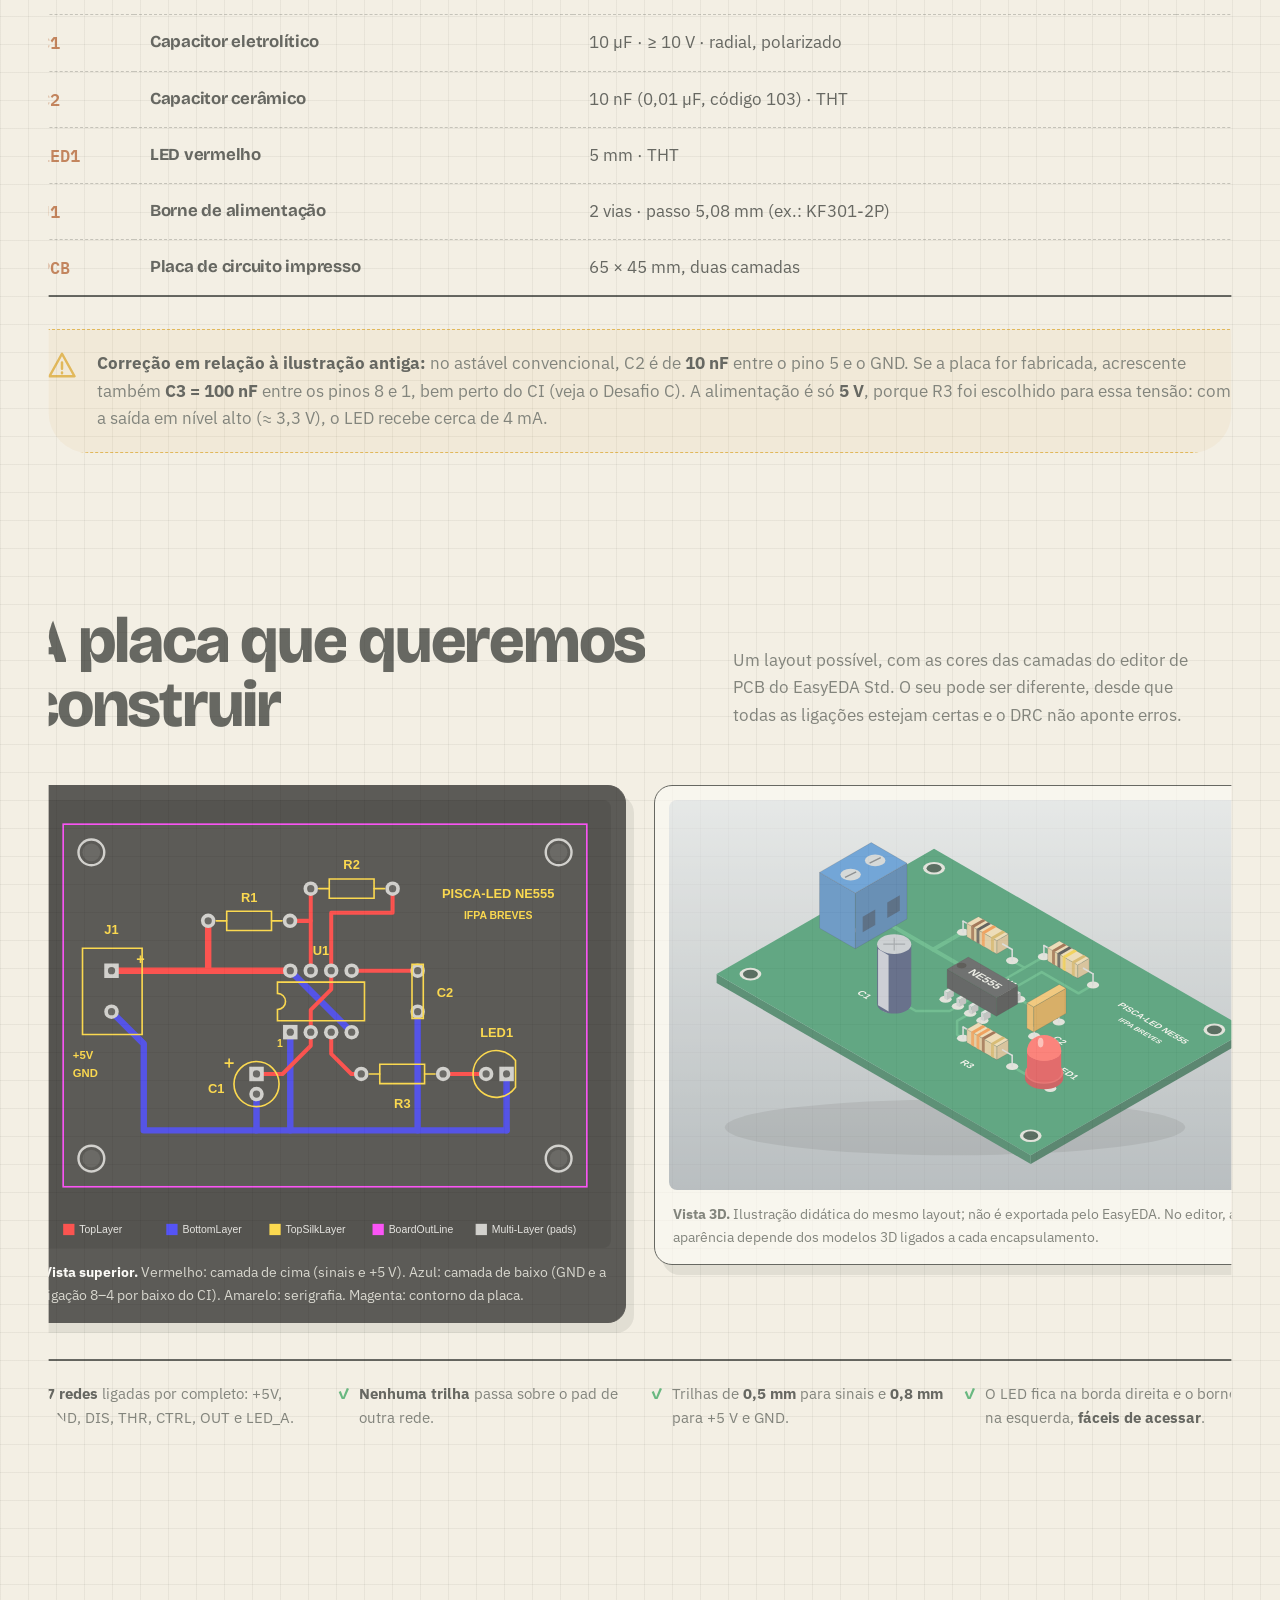
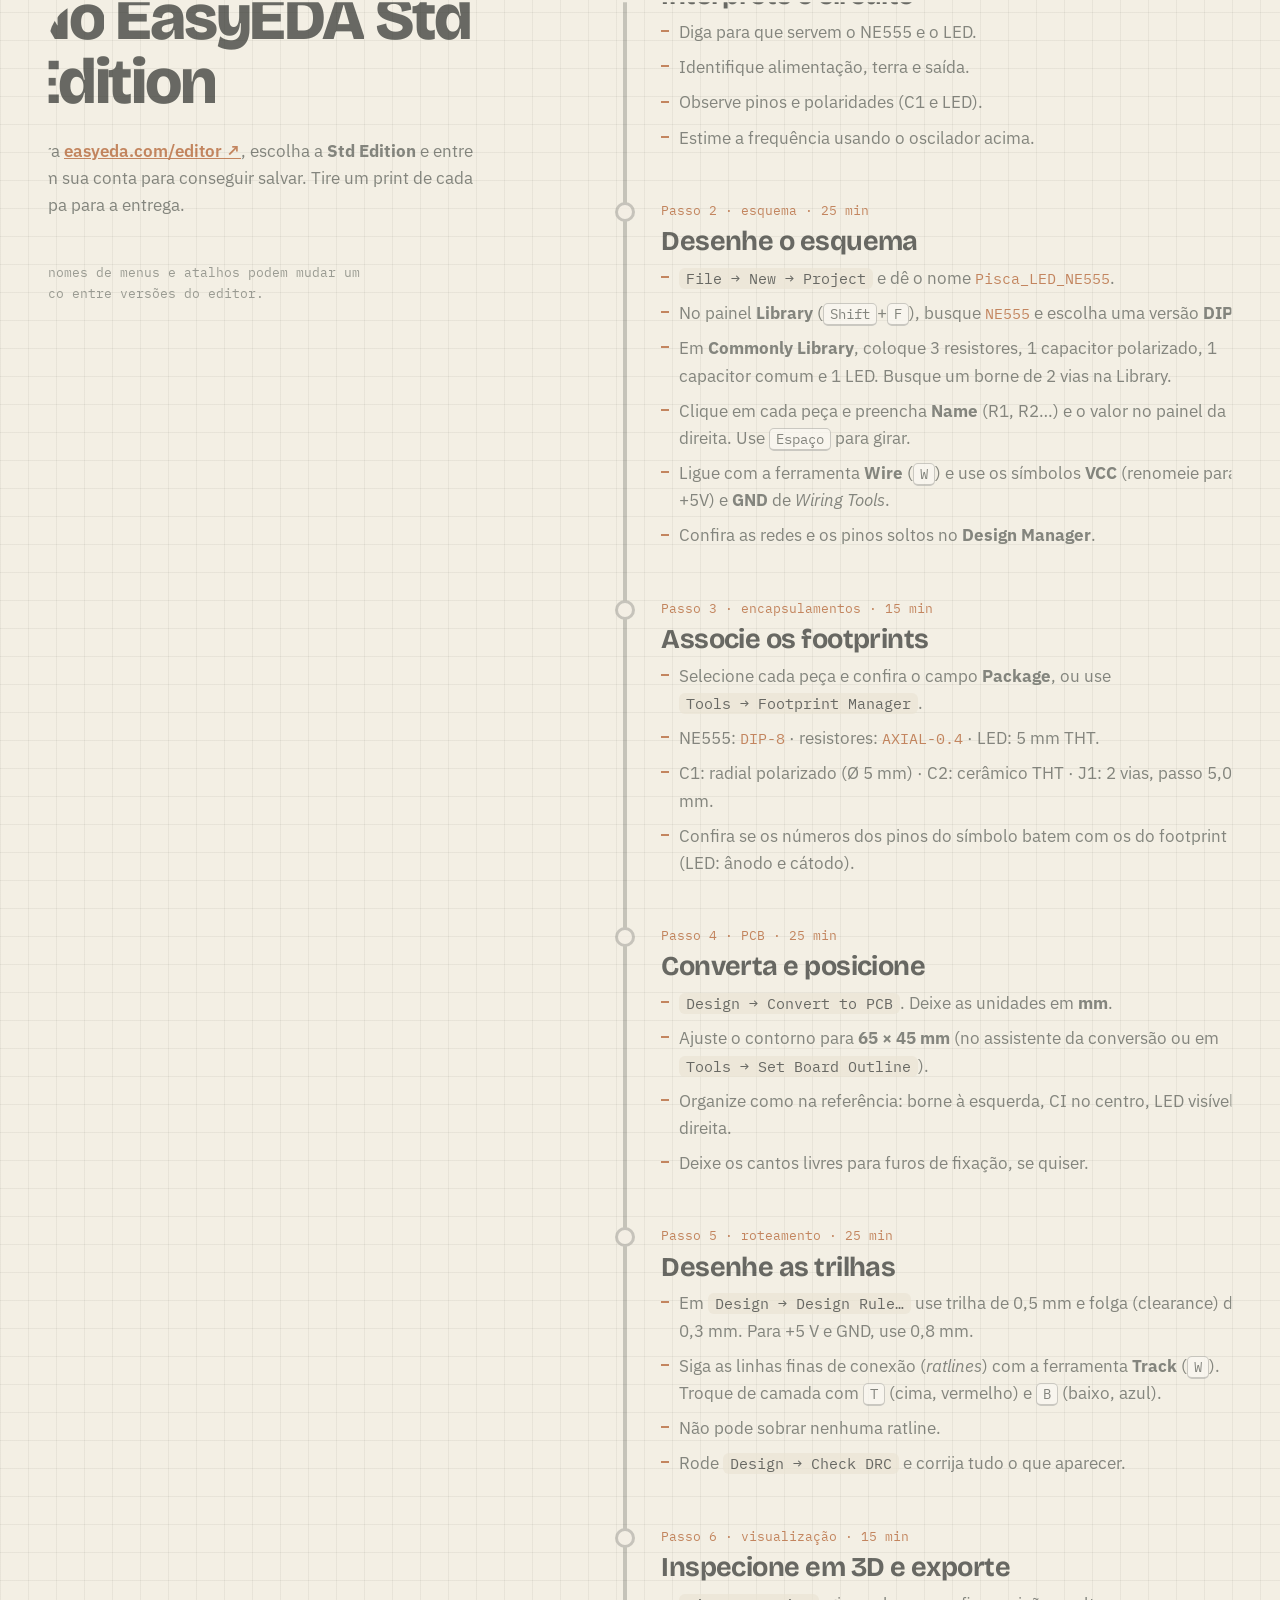
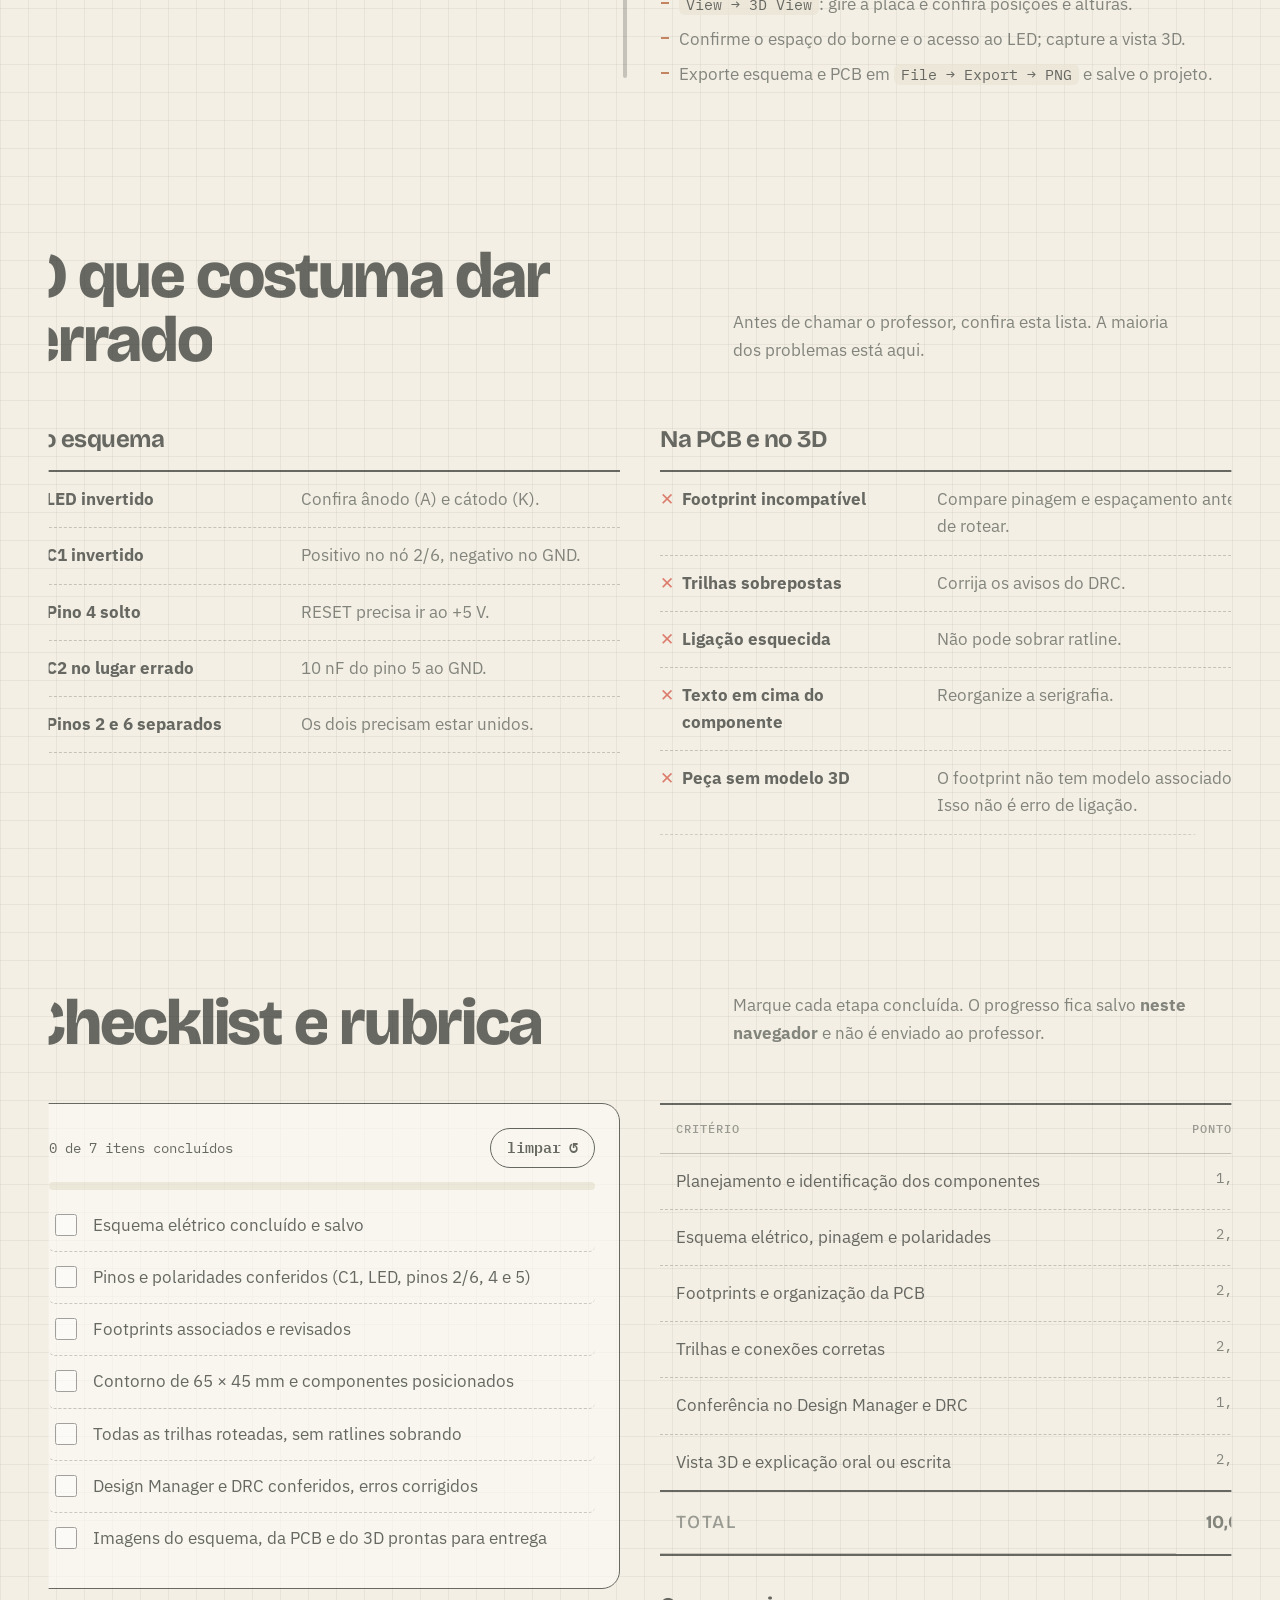
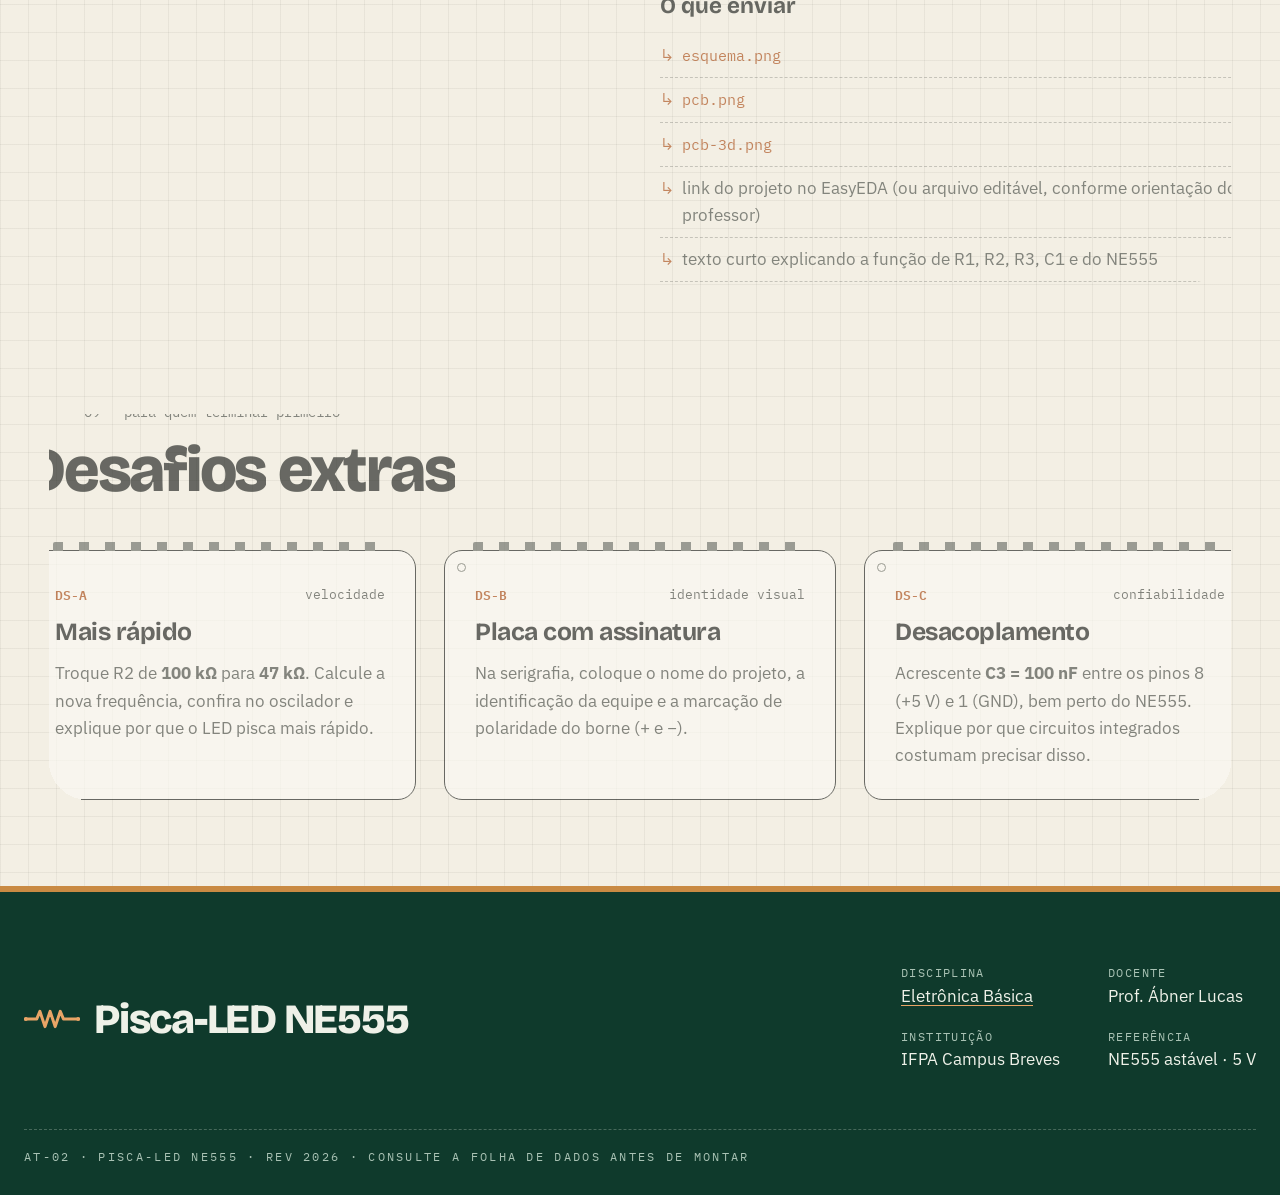
<file: projetos/01-pisca-led-ne555/index.html>
<!DOCTYPE html>
<html lang="pt-BR">
<head>
    <meta charset="UTF-8">
    <meta name="viewport" content="width=device-width, initial-scale=1.0">
    <title>Pisca-LED com NE555 · Eletrônica Básica</title>
    <meta name="description" content="Aula prática de Eletrônica Básica (IFPA Campus Breves): do esquema elétrico à placa de circuito em 3D com NE555, no EasyEDA Std Edition.">
    <link rel="icon" href="data:image/svg+xml,%3Csvg xmlns='http://www.w3.org/2000/svg' viewBox='0 0 32 32'%3E%3Crect width='32' height='32' rx='7' fill='%230f3a2c'/%3E%3Cpath d='M3 16h6l2-5 3 10 3-10 3 10 2-5h7' fill='none' stroke='%23e9894a' stroke-width='2.6' stroke-linejoin='round' stroke-linecap='round'/%3E%3C/svg%3E">
    <script>
        (function () {
            try {
                var salvo = localStorage.getItem('eb:tema');
                var escuro = salvo ? salvo === 'escuro' : matchMedia('(prefers-color-scheme: dark)').matches;
                document.documentElement.dataset.tema = escuro ? 'escuro' : 'claro';
            } catch (e) { document.documentElement.dataset.tema = 'claro'; }
            document.documentElement.classList.add('js');
        })();
    </script>
    <link rel="preconnect" href="https://fonts.googleapis.com">
    <link rel="preconnect" href="https://fonts.gstatic.com" crossorigin>
    <link href="https://fonts.googleapis.com/css2?family=Bricolage+Grotesque:opsz,wght@12..96,500;12..96,700;12..96,800&family=IBM+Plex+Mono:wght@400;500;600&family=IBM+Plex+Sans:ital,wght@0,400;0,500;0,600;1,400&display=swap" rel="stylesheet">
    <link rel="stylesheet" href="../../style.css?v=2026.11.16b">
    <link rel="stylesheet" href="roteiro.css?v=2026.11.16b">
</head>
<body>
    <a class="pular" href="#conteudo">Pular para o conteúdo</a>
    <div class="progresso" aria-hidden="true"><span id="progresso-barra"></span></div>

    <header class="topo" id="topo">
        <div class="topo-inner">
            <a href="../../index.html" class="marca" aria-label="Eletrônica Básica, voltar ao portal">
                <svg class="marca-simbolo" viewBox="0 0 44 20" aria-hidden="true">
                    <path d="M1 10h9l2.5-6 4 12 4-12 4 12 4-12 2.5 6h12" />
                    <circle cx="1.5" cy="10" r="1.5" /><circle cx="42.5" cy="10" r="1.5" />
                </svg>
                <span class="marca-texto">Eletrônica <em>Básica</em></span>
            </a>
            <nav class="menu" id="menu" aria-label="Seções do roteiro">
                <a href="#desafio">Desafio</a>
                <a href="#funcionamento">Funcionamento</a>
                <a href="#esquema">Esquema</a>
                <a href="#placa">Placa</a>
                <a href="#passos">Passo a passo</a>
                <a href="#entrega">Entrega</a>
                <a href="../../index.html#atividades" class="menu-voltar">← Portal</a>
            </nav>
            <div class="topo-acoes">
                <button class="botao-tema" id="botao-tema" type="button" aria-label="Alternar modo escuro" aria-pressed="false">
                    <svg viewBox="0 0 24 24" aria-hidden="true"><path class="led-tri" d="M6 7h10l-5 8z" /><path d="M6 15.5h10M11 15.5V21M11 2v5" /><path class="led-raios" d="M17 4l3-3M19 8l3-3" /></svg>
                </button>
                <button class="botao-menu" id="botao-menu" type="button" aria-label="Abrir menu" aria-expanded="false" aria-controls="menu"><span></span><span></span></button>
            </div>
        </div>
    </header>

    <main id="conteudo">

        <!-- ============ ABERTURA ============ -->
        <section class="abertura" id="inicio">
            <div class="abertura-grade">
                <div class="abertura-texto">
                    <p class="abertura-kicker">
                        <span>AT-02</span><span>Prática de laboratório</span><span>Individual ou em dupla</span><span>3 a 4 aulas</span>
                    </p>
                    <h1 class="abertura-titulo roteiro-titulo" data-palavras>Pisca-LED com <em>NE555</em></h1>
                    <p class="abertura-lede entra" style="--atraso: .45s">
                        Do esquema elétrico à placa em 3D no <strong>EasyEDA Std Edition</strong>: você vai calcular, desenhar o esquema,
                        escolher os encapsulamentos, posicionar os componentes, rotear as trilhas e inspecionar a sua placa.
                    </p>
                    <div class="abertura-acoes entra" style="--atraso: .6s">
                        <a href="#passos" class="botao botao-cobre">Começar a atividade <svg viewBox="0 0 20 20" aria-hidden="true"><path d="M4 10h11M11 5l5 5-5 5" /></svg></a>
                        <button type="button" class="botao botao-linha" data-imprimir>Imprimir / salvar PDF</button>
                    </div>
                    <dl class="ficha entra" style="--atraso: .7s">
                        <div><dt>Circuito</dt><dd>NE555 astável</dd></div>
                        <div><dt>Alimentação</dt><dd>5 V CC</dd></div>
                        <div><dt>Placa</dt><dd>65 × 45 mm</dd></div>
                        <div><dt>Ferramenta</dt><dd>EasyEDA Std</dd></div>
                    </dl>
                </div>
                <figure class="placa vitrine entra" style="--atraso: .3s">
                    <div class="placa-serigrafia" aria-hidden="true"><span>REF-3D · PISCA-LED NE555</span><span>65 × 45 MM</span></div>
                    <img src="img/pcb-3d.svg?v=2026.11.16b" width="820" height="560" alt="Vista 3D de referência da placa: borne azul, resistores, NE555 no centro, capacitores e LED vermelho.">
                    <figcaption>Vista 3D de referência, gerada a partir do mesmo layout da seção “A placa”.</figcaption>
                </figure>
            </div>
        </section>

        <!-- ============ 01 · DESAFIO ============ -->
        <section id="desafio" class="secao" data-cena>
            <div class="moldura">
                <header class="cabecalho">
                    <div>
                        <p class="etiqueta">
                            <svg class="simbolo" viewBox="0 0 48 20" aria-hidden="true"><path d="M0 10h16M32 10h16M16 3h16l-8 12zM16 16h16" /><path class="raio" d="M34 4l5-4M38 9l5-4" /></svg>
                            <span>01 · o desafio</span>
                        </p>
                        <h2 class="titulo" data-palavras>Fazer um LED piscar sem programação</h2>
                    </div>
                    <p class="cabecalho-desc">Sem botão e sem microcontrolador: quem faz o LED acender e apagar sozinho é o circuito integrado temporizador NE555.</p>
                </header>

                <ol class="fluxo" data-cascata>
                    <li><span class="fluxo-no" aria-hidden="true"></span><span class="fluxo-num">01</span><h3>Planejar</h3><p>Entender para que serve o circuito, quais são os componentes e como eles se ligam.</p></li>
                    <li><span class="fluxo-no" aria-hidden="true"></span><span class="fluxo-num">02</span><h3>Projetar</h3><p>Representar as ligações num esquema e transformá-las numa placa com trilhas de cobre.</p></li>
                    <li><span class="fluxo-no" aria-hidden="true"></span><span class="fluxo-num">03</span><h3>Validar e apresentar</h3><p>Conferir polaridades, ligações, encapsulamentos e regras de layout, e mostrar a placa em 3D.</p></li>
                </ol>

                <aside class="nota nota-alerta">
                    <svg viewBox="0 0 24 24" aria-hidden="true"><path d="M12 3l10 18H2z" /><path d="M12 10v5M12 18v.5" /></svg>
                    <p><strong>Atenção.</strong> O projeto é feito no computador, para uma fonte de <strong>5 V CC</strong>. Nunca ligue este circuito na rede elétrica (tomada). A vista 3D mostra a montagem, mas <strong>não comprova</strong> que o circuito funciona.</p>
                </aside>
            </div>
        </section>

        <!-- ============ 02 · FUNCIONAMENTO (palco) ============ -->
        <section id="funcionamento" class="secao secao-palco" data-cena="palco">
            <div class="palco">
                <div class="moldura">
                    <header class="cabecalho">
                        <div>
                            <p class="etiqueta">
                                <svg class="simbolo" viewBox="0 0 48 20" aria-hidden="true"><path d="M0 14h8V4h12v10h8V4h12v10h8" /><path class="raio" d="M40 2h6" /></svg>
                                <span>02 · funcionamento</span>
                            </p>
                            <h2 class="titulo" data-palavras>Como o NE555 faz o LED piscar</h2>
                        </div>
                        <p class="cabecalho-desc">No <strong>modo astável</strong> o NE555 gera sem parar um sinal que alterna entre nível alto e baixo. É essa alternância que acende e apaga o LED.</p>
                    </header>

                    <div class="funcionamento">
                        <div class="explicacao">
                            <ol class="pinos-lista">
                                <li><b>C1</b> carrega através de <b>R1 + R2</b> e descarrega só através de <b>R2</b>.</li>
                                <li>Os pinos <b>2 e 6</b> vigiam a tensão de C1: ela sobe até ⅔ de 5 V e desce até ⅓.</li>
                                <li>O pino <b>7</b> descarrega C1 enquanto a saída está em nível baixo.</li>
                                <li>O pino <b>3</b> é a saída: em nível alto, a corrente passa por R3 e acende o LED.</li>
                                <li><b>C2</b> estabiliza a entrada de controle (pino 5) contra ruído.</li>
                            </ol>
                            <div class="formulas">
                                <p><span>aceso</span> t<sub>alto</sub> ≈ 0,693 · (R1 + R2) · C1</p>
                                <p><span>apagado</span> t<sub>baixo</sub> ≈ 0,693 · R2 · C1</p>
                                <p><span>frequência</span> f ≈ 1,44 ÷ [(R1 + 2·R2) · C1]</p>
                            </div>
                            <p class="dica">Com R1 = 10 kΩ, R2 = 100 kΩ e C1 = 10 µF: f ≈ 0,69 Hz, ou <b>um ciclo a cada 1,46 s</b>. O LED fica aceso ≈ 0,76 s e apagado ≈ 0,69 s. Valores aproximados: a tolerância dos componentes muda os tempos reais.</p>
                        </div>

                        <!-- OSCILADOR INTERATIVO -->
                        <article class="instrumento oscilador" id="oscilador">
                            <h3>Oscilador astável <small>troque os valores e veja o efeito</small></h3>
                            <div class="osc-controles">
                                <label class="borne"><span>R1</span><select id="osc-r1"></select></label>
                                <label class="borne"><span>R2</span><select id="osc-r2"></select></label>
                                <label class="borne"><span>C1</span><select id="osc-c"></select></label>
                            </div>
                            <div class="osc-visor">
                                <div class="osc-led" aria-hidden="true"><span id="osc-led"></span></div>
                                <div class="lcd" aria-live="polite">
                                    <span class="lcd-rotulo">frequência</span>
                                    <span class="lcd-valor" id="osc-f">0,687 Hz</span>
                                    <span class="lcd-extra" id="osc-extra">aceso 0,762 s · apagado 0,693 s</span>
                                </div>
                            </div>
                            <svg class="osc-grafico" id="osc-grafico" viewBox="0 0 420 170" role="img" aria-label="Gráfico da tensão em C1 e da saída do pino 3 ao longo de três ciclos">
                                <text x="0" y="12" class="osc-rot">C1 (pinos 2/6)</text>
                                <path class="osc-ref" d="M0 34H372M0 72H372" />
                                <text x="420" y="31" class="osc-rot fim">⅔ Vcc</text><text x="420" y="69" class="osc-rot fim">⅓ Vcc</text>
                                <path class="osc-c1" id="osc-c1" d="" />
                                <text x="0" y="104" class="osc-rot">saída (pino 3) → LED</text>
                                <path class="osc-saida" id="osc-saida" d="" />
                                <line class="osc-cursor" id="osc-cursor" x1="0" y1="18" x2="0" y2="166" />
                            </svg>
                            <p class="dica" id="osc-desafio">Desafio A: troque R2 para 47 kΩ. O LED pisca mais rápido ou mais devagar?</p>
                        </article>
                    </div>
                </div>
            </div>
        </section>

        <!-- ============ 03 · ESQUEMA ============ -->
        <section id="esquema" class="secao" data-cena>
            <div class="moldura">
                <header class="cabecalho">
                    <div>
                        <p class="etiqueta">
                            <svg class="simbolo" viewBox="0 0 48 20" aria-hidden="true"><rect x="12" y="2" width="24" height="16" rx="2" /><path d="M16 2v-2M22 2v-2M28 2v-2M34 2v-2M16 18v2M22 18v2M28 18v2M34 18v2" /><path class="raio" d="M21 2a3 3 0 0 0 6 0" /></svg>
                            <span>03 · esquema elétrico</span>
                        </p>
                        <h2 class="titulo" data-palavras>O esquema de referência</h2>
                    </div>
                    <p class="cabecalho-desc">Monte no EasyEDA as mesmas ligações. <strong>Observe os números dos pinos</strong>: no símbolo eles ficam agrupados por função, não na ordem física do CI.</p>
                </header>

                <figure class="folha">
                    <a href="img/esquema.svg?v=2026.11.16b" target="_blank" rel="noopener" class="folha-ampliar" aria-label="Abrir o esquema em tamanho grande (nova aba)">
                        <img src="img/esquema.svg?v=2026.11.16b" width="720" height="480" alt="Esquema elétrico do pisca-LED com NE555. Descrição completa na tabela de ligações abaixo." loading="lazy">
                    </a>
                    <figcaption>Desenhado no estilo do editor de esquemas do EasyEDA. Toque na imagem para ampliar. O desenho não substitui a conferência no <i>Design Manager</i>.</figcaption>
                </figure>

                <div class="esquema-grade">
                    <div class="bom-moldura">
                        <table class="bom tabela-pinos">
                            <caption class="sr-only">Ligações de cada pino do NE555</caption>
                            <thead><tr><th scope="col">Pino</th><th scope="col">Nome</th><th scope="col">Liga em</th></tr></thead>
                            <tbody>
                                <tr><td class="bom-ref">1</td><td>GND</td><td>Terra (negativo da fonte)</td></tr>
                                <tr><td class="bom-ref">2</td><td>TRIG</td><td>Pino 6 e positivo de C1</td></tr>
                                <tr><td class="bom-ref">3</td><td>OUT</td><td>R3 → ânodo do LED; cátodo no GND</td></tr>
                                <tr><td class="bom-ref">4</td><td>RESET</td><td>+5 V (nunca deixe solto)</td></tr>
                                <tr><td class="bom-ref">5</td><td>CTRL</td><td>C2 (10 nF) até o GND</td></tr>
                                <tr><td class="bom-ref">6</td><td>THRESH</td><td>Pino 2 e ponta de baixo de R2</td></tr>
                                <tr><td class="bom-ref">7</td><td>DISCH</td><td>Junção de R1 com R2</td></tr>
                                <tr><td class="bom-ref">8</td><td>VCC</td><td>+5 V</td></tr>
                            </tbody>
                        </table>
                    </div>
                    <aside class="nota nota-ok">
                        <svg viewBox="0 0 24 24" aria-hidden="true"><circle cx="12" cy="12" r="9" /><path d="M7.5 12.5l3 3 6-6.5" /></svg>
                        <div>
                            <p><strong>A topologia em uma frase:</strong> R1 liga +5 V ao pino 7; R2 liga o pino 7 ao nó dos pinos 2 e 6; C1 liga esse nó ao GND.</p>
                            <p>C2 liga o <strong>pino 5</strong> ao GND, e não ao nó 2/6.</p>
                        </div>
                    </aside>
                </div>
            </div>
        </section>

        <!-- ============ 04 · COMPONENTES (BOM) ============ -->
        <section id="componentes" class="secao" data-cena>
            <div class="moldura">
                <header class="cabecalho">
                    <div>
                        <p class="etiqueta">
                            <svg class="simbolo" viewBox="0 0 48 20" aria-hidden="true"><path d="M0 10h20M28 10h20M20 2v16M28 2v16" /><path class="raio" d="M14 4h-4M12 2v4" /></svg>
                            <span>04 · lista de materiais (BOM)</span>
                        </p>
                        <h2 class="titulo" data-palavras>Componentes e encapsulamentos</h2>
                    </div>
                    <p class="cabecalho-desc">Use encapsulamentos <strong>THT</strong> (terminais que atravessam a placa): são mais fáceis de entender e de soldar numa primeira experiência.</p>
                </header>

                <div class="bom-moldura">
                    <table class="bom tabela-componentes">
                        <caption class="sr-only">Lista de componentes</caption>
                        <thead><tr><th scope="col">Ref.</th><th scope="col">Componente</th><th scope="col">Valor e encapsulamento</th><th scope="col">Qtd.</th></tr></thead>
                        <tbody>
                            <tr><td class="bom-ref">U1</td><td><strong>Temporizador NE555</strong></td><td>DIP-8</td><td class="bom-fmt">1</td></tr>
                            <tr><td class="bom-ref">R1</td><td><strong>Resistor</strong></td><td>10 kΩ · ¼ W · axial (AXIAL-0.4)</td><td class="bom-fmt">1</td></tr>
                            <tr><td class="bom-ref">R2</td><td><strong>Resistor</strong></td><td>100 kΩ · ¼ W · axial (AXIAL-0.4)</td><td class="bom-fmt">1</td></tr>
                            <tr><td class="bom-ref">R3</td><td><strong>Resistor</strong></td><td>330 Ω · ¼ W · axial (AXIAL-0.4)</td><td class="bom-fmt">1</td></tr>
                            <tr><td class="bom-ref">C1</td><td><strong>Capacitor eletrolítico</strong></td><td>10 µF · ≥ 10 V · radial, polarizado</td><td class="bom-fmt">1</td></tr>
                            <tr><td class="bom-ref">C2</td><td><strong>Capacitor cerâmico</strong></td><td>10 nF (0,01 µF, código 103) · THT</td><td class="bom-fmt">1</td></tr>
                            <tr><td class="bom-ref">LED1</td><td><strong>LED vermelho</strong></td><td>5 mm · THT</td><td class="bom-fmt">1</td></tr>
                            <tr><td class="bom-ref">J1</td><td><strong>Borne de alimentação</strong></td><td>2 vias · passo 5,08 mm (ex.: KF301-2P)</td><td class="bom-fmt">1</td></tr>
                            <tr><td class="bom-ref">PCB</td><td><strong>Placa de circuito impresso</strong></td><td>65 × 45 mm, duas camadas</td><td class="bom-fmt">1</td></tr>
                        </tbody>
                    </table>
                </div>

                <aside class="nota nota-alerta">
                    <svg viewBox="0 0 24 24" aria-hidden="true"><path d="M12 3l10 18H2z" /><path d="M12 10v5M12 18v.5" /></svg>
                    <p><strong>Correção em relação à ilustração antiga:</strong> no astável convencional, C2 é de <strong>10 nF</strong> entre o pino 5 e o GND. Se a placa for fabricada, acrescente também <strong>C3 = 100 nF</strong> entre os pinos 8 e 1, bem perto do CI (veja o Desafio C). A alimentação é só <strong>5 V</strong>, porque R3 foi escolhido para essa tensão: com a saída em nível alto (≈ 3,3 V), o LED recebe cerca de 4 mA.</p>
                </aside>
            </div>
        </section>

        <!-- ============ 05 · PLACA ============ -->
        <section id="placa" class="secao" data-cena>
            <div class="moldura">
                <header class="cabecalho">
                    <div>
                        <p class="etiqueta">
                            <svg class="simbolo" viewBox="0 0 48 20" aria-hidden="true"><rect x="4" y="2" width="40" height="16" rx="3" /><path class="raio" d="M10 10h10l4-4h10" /></svg>
                            <span>05 · PCB e 3D</span>
                        </p>
                        <h2 class="titulo" data-palavras>A placa que queremos construir</h2>
                    </div>
                    <p class="cabecalho-desc">Um layout possível, com as cores das camadas do editor de PCB do EasyEDA Std. O seu pode ser diferente, desde que todas as ligações estejam certas e o DRC não aponte erros.</p>
                </header>

                <div class="placa-grade">
                    <figure class="folha folha-escura">
                        <a href="img/pcb-topo.svg?v=2026.11.16b" target="_blank" rel="noopener" class="folha-ampliar" aria-label="Abrir o layout da PCB em tamanho grande (nova aba)">
                            <img src="img/pcb-topo.svg?v=2026.11.16b" width="710" height="556" alt="Layout da PCB, vista superior: borne J1 à esquerda, R1 e R2 acima do NE555, C1 abaixo à esquerda, C2 à direita do CI, R3 e LED1 à direita. Sinais em vermelho na camada superior, GND em azul na inferior." loading="lazy">
                        </a>
                        <figcaption><b>Vista superior.</b> Vermelho: camada de cima (sinais e +5 V). Azul: camada de baixo (GND e a ligação 8–4 por baixo do CI). Amarelo: serigrafia. Magenta: contorno da placa.</figcaption>
                    </figure>
                    <figure class="folha">
                        <a href="img/pcb-3d.svg?v=2026.11.16b" target="_blank" rel="noopener" class="folha-ampliar" aria-label="Abrir a vista 3D em tamanho grande (nova aba)">
                            <img src="img/pcb-3d.svg?v=2026.11.16b" width="820" height="560" alt="Vista 3D da mesma placa: borne azul, resistores com faixas de cor, NE555 no centro, eletrolítico azul-escuro com faixa do negativo, cerâmico amarelo e LED vermelho." loading="lazy">
                        </a>
                        <figcaption><b>Vista 3D.</b> Ilustração didática do mesmo layout; não é exportada pelo EasyEDA. No editor, a aparência depende dos modelos 3D ligados a cada encapsulamento.</figcaption>
                    </figure>
                </div>

                <ul class="conferido" data-cascata>
                    <li><b>7 redes</b> ligadas por completo: +5V, GND, DIS, THR, CTRL, OUT e LED_A.</li>
                    <li><b>Nenhuma trilha</b> passa sobre o pad de outra rede.</li>
                    <li>Trilhas de <b>0,5 mm</b> para sinais e <b>0,8 mm</b> para +5 V e GND.</li>
                    <li>O LED fica na borda direita e o borne na esquerda, <b>fáceis de acessar</b>.</li>
                </ul>
            </div>
        </section>

        <!-- ============ 06 · PASSO A PASSO ============ -->
        <section id="passos" class="secao" data-cena>
            <div class="moldura trilha-grade">
                <header class="cabecalho cabecalho-fixo">
                    <div>
                        <p class="etiqueta">
                            <svg class="simbolo" viewBox="0 0 48 20" aria-hidden="true"><path d="M0 10h18M30 10h18M18 2v16M24 6v8" /><path class="raio" d="M34 4h4M36 2v4" /></svg>
                            <span>06 · passo a passo</span>
                        </p>
                        <h2 class="titulo" data-palavras>No EasyEDA Std Edition</h2>
                    </div>
                    <p class="cabecalho-desc">Abra <a href="https://easyeda.com/editor" target="_blank" rel="noopener noreferrer">easyeda.com/editor ↗</a>, escolha a <strong>Std Edition</strong> e entre com sua conta para conseguir salvar. Tire um print de cada etapa para a entrega.</p>
                    <p class="cabecalho-desc aviso-versao">Os nomes de menus e atalhos podem mudar um pouco entre versões do editor.</p>
                </header>

                <ol class="trilha passos" id="trilha-lista">
                    <li class="trilha-fio" aria-hidden="true"><span id="trilha-corrente"></span></li>

                    <li class="etapa">
                        <span class="no" aria-hidden="true"></span>
                        <span class="etapa-num">Passo 1 · planejamento · 15 min</span>
                        <h3>Interprete o circuito</h3>
                        <ul>
                            <li>Diga para que servem o NE555 e o LED.</li>
                            <li>Identifique alimentação, terra e saída.</li>
                            <li>Observe pinos e polaridades (C1 e LED).</li>
                            <li>Estime a frequência usando o oscilador acima.</li>
                        </ul>
                    </li>

                    <li class="etapa">
                        <span class="no" aria-hidden="true"></span>
                        <span class="etapa-num">Passo 2 · esquema · 25 min</span>
                        <h3>Desenhe o esquema</h3>
                        <ul>
                            <li><span class="menu-caminho">File → New → Project</span> e dê o nome <code>Pisca_LED_NE555</code>.</li>
                            <li>No painel <b>Library</b> (<kbd>Shift</kbd>+<kbd>F</kbd>), busque <code>NE555</code> e escolha uma versão <b>DIP-8</b>.</li>
                            <li>Em <b>Commonly Library</b>, coloque 3 resistores, 1 capacitor polarizado, 1 capacitor comum e 1 LED. Busque um borne de 2 vias na Library.</li>
                            <li>Clique em cada peça e preencha <b>Name</b> (R1, R2…) e o valor no painel da direita. Use <kbd>Espaço</kbd> para girar.</li>
                            <li>Ligue com a ferramenta <b>Wire</b> (<kbd>W</kbd>) e use os símbolos <b>VCC</b> (renomeie para +5V) e <b>GND</b> de <i>Wiring Tools</i>.</li>
                            <li>Confira as redes e os pinos soltos no <b>Design Manager</b>.</li>
                        </ul>
                    </li>

                    <li class="etapa">
                        <span class="no" aria-hidden="true"></span>
                        <span class="etapa-num">Passo 3 · encapsulamentos · 15 min</span>
                        <h3>Associe os footprints</h3>
                        <ul>
                            <li>Selecione cada peça e confira o campo <b>Package</b>, ou use <span class="menu-caminho">Tools → Footprint Manager</span>.</li>
                            <li>NE555: <code>DIP-8</code> · resistores: <code>AXIAL-0.4</code> · LED: 5 mm THT.</li>
                            <li>C1: radial polarizado (Ø 5 mm) · C2: cerâmico THT · J1: 2 vias, passo 5,08 mm.</li>
                            <li>Confira se os números dos pinos do símbolo batem com os do footprint (LED: ânodo e cátodo).</li>
                        </ul>
                    </li>

                    <li class="etapa">
                        <span class="no" aria-hidden="true"></span>
                        <span class="etapa-num">Passo 4 · PCB · 25 min</span>
                        <h3>Converta e posicione</h3>
                        <ul>
                            <li><span class="menu-caminho">Design → Convert to PCB</span>. Deixe as unidades em <b>mm</b>.</li>
                            <li>Ajuste o contorno para <b>65 × 45 mm</b> (no assistente da conversão ou em <span class="menu-caminho">Tools → Set Board Outline</span>).</li>
                            <li>Organize como na referência: borne à esquerda, CI no centro, LED visível à direita.</li>
                            <li>Deixe os cantos livres para furos de fixação, se quiser.</li>
                        </ul>
                    </li>

                    <li class="etapa">
                        <span class="no" aria-hidden="true"></span>
                        <span class="etapa-num">Passo 5 · roteamento · 25 min</span>
                        <h3>Desenhe as trilhas</h3>
                        <ul>
                            <li>Em <span class="menu-caminho">Design → Design Rule…</span> use trilha de 0,5 mm e folga (clearance) de 0,3 mm. Para +5 V e GND, use 0,8 mm.</li>
                            <li>Siga as linhas finas de conexão (<i>ratlines</i>) com a ferramenta <b>Track</b> (<kbd>W</kbd>). Troque de camada com <kbd>T</kbd> (cima, vermelho) e <kbd>B</kbd> (baixo, azul).</li>
                            <li>Não pode sobrar nenhuma ratline.</li>
                            <li>Rode <span class="menu-caminho">Design → Check DRC</span> e corrija tudo o que aparecer.</li>
                        </ul>
                    </li>

                    <li class="etapa">
                        <span class="no" aria-hidden="true"></span>
                        <span class="etapa-num">Passo 6 · visualização · 15 min</span>
                        <h3>Inspecione em 3D e exporte</h3>
                        <ul>
                            <li><span class="menu-caminho">View → 3D View</span>: gire a placa e confira posições e alturas.</li>
                            <li>Confirme o espaço do borne e o acesso ao LED; capture a vista 3D.</li>
                            <li>Exporte esquema e PCB em <span class="menu-caminho">File → Export → PNG</span> e salve o projeto.</li>
                        </ul>
                    </li>
                </ol>
            </div>
        </section>

        <!-- ============ 07 · ERROS FREQUENTES ============ -->
        <section id="erros" class="secao" data-cena>
            <div class="moldura">
                <header class="cabecalho">
                    <div>
                        <p class="etiqueta">
                            <svg class="simbolo" viewBox="0 0 48 20" aria-hidden="true"><path d="M0 10h14M34 10h14" /><circle cx="24" cy="10" r="9" /><path class="raio" d="M20 6l8 8M28 6l-8 8" /></svg>
                            <span>07 · erros frequentes</span>
                        </p>
                        <h2 class="titulo" data-palavras>O que costuma dar errado</h2>
                    </div>
                    <p class="cabecalho-desc">Antes de chamar o professor, confira esta lista. A maioria dos problemas está aqui.</p>
                </header>

                <div class="erros">
                    <div>
                        <h3>No esquema</h3>
                        <ul class="erros-lista" data-cascata>
                            <li><b>LED invertido</b><span>Confira ânodo (A) e cátodo (K).</span></li>
                            <li><b>C1 invertido</b><span>Positivo no nó 2/6, negativo no GND.</span></li>
                            <li><b>Pino 4 solto</b><span>RESET precisa ir ao +5 V.</span></li>
                            <li><b>C2 no lugar errado</b><span>10 nF do pino 5 ao GND.</span></li>
                            <li><b>Pinos 2 e 6 separados</b><span>Os dois precisam estar unidos.</span></li>
                        </ul>
                    </div>
                    <div>
                        <h3>Na PCB e no 3D</h3>
                        <ul class="erros-lista" data-cascata>
                            <li><b>Footprint incompatível</b><span>Compare pinagem e espaçamento antes de rotear.</span></li>
                            <li><b>Trilhas sobrepostas</b><span>Corrija os avisos do DRC.</span></li>
                            <li><b>Ligação esquecida</b><span>Não pode sobrar ratline.</span></li>
                            <li><b>Texto em cima do componente</b><span>Reorganize a serigrafia.</span></li>
                            <li><b>Peça sem modelo 3D</b><span>O footprint não tem modelo associado. Isso não é erro de ligação.</span></li>
                        </ul>
                    </div>
                </div>
            </div>
        </section>

        <!-- ============ 08 · ENTREGA ============ -->
        <section id="entrega" class="secao" data-cena>
            <div class="moldura">
                <header class="cabecalho">
                    <div>
                        <p class="etiqueta">
                            <svg class="simbolo" viewBox="0 0 48 20" aria-hidden="true"><path d="M0 10h16M32 10h16M16 3h16l-8 12zM16 16h16" /><path class="raio" d="M34 4l5-4M38 9l5-4" /></svg>
                            <span>08 · entrega e avaliação</span>
                        </p>
                        <h2 class="titulo" data-palavras>Checklist e rubrica</h2>
                    </div>
                    <p class="cabecalho-desc">Marque cada etapa concluída. O progresso fica salvo <strong>neste navegador</strong> e não é enviado ao professor.</p>
                </header>

                <div class="entrega-grade">
                    <div class="checklist-caixa">
                        <div class="checklist-topo">
                            <span id="check-status" aria-live="polite">0 de 7 itens concluídos</span>
                            <button type="button" class="link-baixar link-limpar" id="check-limpar">limpar</button>
                        </div>
                        <div class="medidor" aria-hidden="true"><span id="check-barra"></span></div>
                        <ul class="checklist" id="checklist"></ul>
                    </div>

                    <div>
                        <div class="bom-moldura">
                            <table class="bom rubrica">
                                <caption class="sr-only">Rubrica de avaliação</caption>
                                <thead><tr><th scope="col">Critério</th><th scope="col">Pontos</th></tr></thead>
                                <tbody>
                                    <tr><td>Planejamento e identificação dos componentes</td><td class="bom-fmt">1,0</td></tr>
                                    <tr><td>Esquema elétrico, pinagem e polaridades</td><td class="bom-fmt">2,0</td></tr>
                                    <tr><td>Footprints e organização da PCB</td><td class="bom-fmt">2,0</td></tr>
                                    <tr><td>Trilhas e conexões corretas</td><td class="bom-fmt">2,0</td></tr>
                                    <tr><td>Conferência no Design Manager e DRC</td><td class="bom-fmt">1,0</td></tr>
                                    <tr><td>Vista 3D e explicação oral ou escrita</td><td class="bom-fmt">2,0</td></tr>
                                </tbody>
                                <tfoot><tr><th scope="row">Total</th><td class="bom-fmt"><b>10,0</b></td></tr></tfoot>
                            </table>
                        </div>
                        <h3 class="enviar-titulo">O que enviar</h3>
                        <ul class="arquivos">
                            <li><code>esquema.png</code></li>
                            <li><code>pcb.png</code></li>
                            <li><code>pcb-3d.png</code></li>
                            <li>link do projeto no EasyEDA (ou arquivo editável, conforme orientação do professor)</li>
                            <li>texto curto explicando a função de R1, R2, R3, C1 e do NE555</li>
                        </ul>
                    </div>
                </div>
            </div>
        </section>

        <!-- ============ 09 · DESAFIOS ============ -->
        <section id="desafios" class="secao" data-cena>
            <div class="moldura">
                <header class="cabecalho">
                    <div>
                        <p class="etiqueta">
                            <svg class="simbolo" viewBox="0 0 48 20" aria-hidden="true"><path d="M0 10h18M30 10h18M18 2v16M24 6v8" /><path class="raio" d="M34 4h4M36 2v4" /></svg>
                            <span>09 · para quem terminar primeiro</span>
                        </p>
                        <h2 class="titulo" data-palavras>Desafios extras</h2>
                    </div>
                </header>
                <div class="desafios" data-cascata>
                    <article class="chip-ci">
                        <div class="chip-topo"><span class="chip-codigo">DS-A</span><span class="chip-cat">velocidade</span></div>
                        <h3>Mais rápido</h3>
                        <p>Troque R2 de <b>100 kΩ</b> para <b>47 kΩ</b>. Calcule a nova frequência, confira no oscilador e explique por que o LED pisca mais rápido.</p>
                    </article>
                    <article class="chip-ci">
                        <div class="chip-topo"><span class="chip-codigo">DS-B</span><span class="chip-cat">identidade visual</span></div>
                        <h3>Placa com assinatura</h3>
                        <p>Na serigrafia, coloque o nome do projeto, a identificação da equipe e a marcação de polaridade do borne (+ e −).</p>
                    </article>
                    <article class="chip-ci">
                        <div class="chip-topo"><span class="chip-codigo">DS-C</span><span class="chip-cat">confiabilidade</span></div>
                        <h3>Desacoplamento</h3>
                        <p>Acrescente <b>C3 = 100 nF</b> entre os pinos 8 (+5 V) e 1 (GND), bem perto do NE555. Explique por que circuitos integrados costumam precisar disso.</p>
                    </article>
                </div>
            </div>
        </section>
    </main>

    <footer class="rodape">
        <div class="rodape-inner">
            <div class="rodape-marca">
                <svg class="marca-simbolo" viewBox="0 0 44 20" aria-hidden="true"><path d="M1 10h9l2.5-6 4 12 4-12 4 12 4-12 2.5 6h12" /><circle cx="1.5" cy="10" r="1.5" /><circle cx="42.5" cy="10" r="1.5" /></svg>
                <p>Pisca-LED NE555</p>
            </div>
            <dl class="rodape-dados">
                <div><dt>Disciplina</dt><dd><a href="../../index.html">Eletrônica Básica</a></dd></div>
                <div><dt>Docente</dt><dd>Prof. Ábner Lucas</dd></div>
                <div><dt>Instituição</dt><dd>IFPA Campus Breves</dd></div>
                <div><dt>Referência</dt><dd>NE555 astável · 5 V</dd></div>
            </dl>
        </div>
        <p class="so-impressao">Nome: ____________________________________ Turma: __________ Data: ____/____/______</p>
        <p class="rodape-serigrafia" aria-hidden="true">AT-02 · PISCA-LED NE555 · REV 2026 · CONSULTE A FOLHA DE DADOS ANTES DE MONTAR</p>
    </footer>

    <script src="../../logica.js?v=2026.11.16b"></script>
    <script src="../../script.js?v=2026.11.16b"></script>
    <script src="roteiro.js?v=2026.11.16b"></script>
</body>
</html>
</file>
<file: style.css>
/* ==========================================================
   PORTAL DE ELETRÔNICA BÁSICA · Prof. Ábner Lucas · IFPA Breves
   Conceito gráfico: seções claras = papel de esquema elétrico;
   seções escuras = placa de circuito (máscara verde + cobre).
   ========================================================== */

:root {
    --papel: #f3efe4;
    --papel-2: #e9e3d3;
    --papel-3: #fbf9f3;
    --tinta: #1c201d;
    --tinta-2: #474c46;
    --tinta-3: #6a6e66;
    --linha: rgba(28, 32, 29, 0.14);
    --linha-forte: rgba(28, 32, 29, 0.32);
    --grade: rgba(28, 32, 29, 0.055);
    --cobre: #a94c16;
    --cobre-vivo: #d8742f;
    --cobre-texto: #ffffff;
    --pcb: #0f3a2c;
    --pcb-2: #145039;
    --pcb-borda: #1f6a4c;
    --serigrafia: #eef1e8;
    --serigrafia-2: #a9c2b4;
    --lcd: #c9d6a3;
    --lcd-tinta: #1e2a12;
    --info: #2f5fd0;
    --prazo: #d89a12;
    --ok: #1f9a4b;
    --raio-s: 10px;
    --raio-m: 18px;
    --raio-g: 32px;
    --ease: cubic-bezier(0.16, 1, 0.3, 1);
    --fonte-titulo: 'Bricolage Grotesque', 'IBM Plex Sans', system-ui, sans-serif;
    --fonte-corpo: 'IBM Plex Sans', system-ui, -apple-system, 'Segoe UI', sans-serif;
    --fonte-mono: 'IBM Plex Mono', ui-monospace, 'Cascadia Mono', monospace;
    color-scheme: light;
}

:root[data-tema="escuro"] {
    --papel: #121512;
    --papel-2: #1a1e1a;
    --papel-3: #181c18;
    --tinta: #ece7da;
    --tinta-2: #bdb8aa;
    --tinta-3: #969286;
    --linha: rgba(236, 231, 218, 0.13);
    --linha-forte: rgba(236, 231, 218, 0.3);
    --grade: rgba(236, 231, 218, 0.04);
    --cobre: #e9894a;
    --cobre-vivo: #f3a066;
    --cobre-texto: #1a0d04;
    --pcb: #0b2a20;
    --pcb-2: #0f3628;
    --pcb-borda: #1b5a40;
    --info: #7da2ff;
    --prazo: #f2bb45;
    --ok: #4fd283;
    color-scheme: dark;
}

/* ---------------- Base ---------------- */
*, *::before, *::after { box-sizing: border-box; margin: 0; padding: 0; }

html { scroll-behavior: smooth; overflow-x: clip; scroll-padding-top: 80px; }

body {
    font-family: var(--fonte-corpo);
    font-size: 1.0625rem;
    line-height: 1.6;
    color: var(--tinta);
    background-color: var(--papel);
    /* papel milimetrado do esquema */
    background-image:
        linear-gradient(var(--grade) 1px, transparent 1px),
        linear-gradient(90deg, var(--grade) 1px, transparent 1px);
    background-size: 28px 28px;
    -webkit-font-smoothing: antialiased;
    overflow-x: clip;
}

a { color: inherit; }
img, svg { display: block; max-width: 100%; }
button, input, select { font: inherit; color: inherit; }
ol, ul { list-style: none; }

:focus-visible { outline: 3px solid var(--cobre); outline-offset: 3px; border-radius: 4px; }

.sr-only {
    position: absolute; width: 1px; height: 1px; overflow: hidden;
    clip: rect(0 0 0 0); white-space: nowrap;
}

.pular {
    position: fixed; left: 16px; top: -60px; z-index: 300;
    background: var(--tinta); color: var(--papel);
    padding: 10px 16px; border-radius: var(--raio-s); font-weight: 600;
    transition: top 0.2s var(--ease);
}
.pular:focus { top: 12px; }

/* ---------------- Progresso de leitura ---------------- */
.progresso { position: fixed; inset: 0 0 auto 0; height: 3px; z-index: 200; pointer-events: none; }
.progresso span {
    display: block; height: 100%; width: 100%;
    background: linear-gradient(90deg, var(--cobre), var(--cobre-vivo));
    transform-origin: 0 50%; transform: scaleX(0);
    box-shadow: 0 0 10px var(--cobre-vivo);
}

/* ---------------- Cabeçalho ---------------- */
.topo {
    position: sticky; top: 0; z-index: 100;
    background: color-mix(in srgb, var(--papel) 86%, transparent);
    backdrop-filter: blur(10px);
    border-bottom: 1px solid var(--linha);
    transition: transform 0.45s var(--ease);
}
.topo.oculto { transform: translateY(-100%); }

.topo-inner {
    max-width: 1240px; margin: 0 auto; padding: 12px 24px;
    display: flex; align-items: center; justify-content: space-between; gap: 24px;
}

.marca { display: flex; align-items: center; gap: 10px; text-decoration: none; }
.marca-simbolo { width: 40px; height: 18px; flex-shrink: 0; }
.marca-simbolo path { fill: none; stroke: var(--cobre); stroke-width: 2.4; stroke-linecap: round; stroke-linejoin: round; }
.marca-simbolo circle { fill: var(--cobre); }
.marca-texto { font-family: var(--fonte-titulo); font-weight: 800; font-size: 1.15rem; letter-spacing: -0.02em; }
.marca-texto em { font-style: normal; color: var(--cobre); }

.menu { display: flex; gap: 4px; }
.menu a {
    position: relative; text-decoration: none; font-weight: 500; font-size: 0.95rem;
    color: var(--tinta-2); padding: 10px 14px; border-radius: 999px;
    transition: color 0.3s var(--ease), background-color 0.3s var(--ease);
}
.menu a:hover { color: var(--tinta); background: var(--papel-2); }
.menu a.ativo { color: var(--tinta); }
.menu a.ativo::after {
    /* nó de solda indicando a seção atual */
    content: ''; position: absolute; left: 50%; bottom: 3px; width: 6px; height: 6px;
    margin-left: -3px; border-radius: 50%; background: var(--cobre);
    box-shadow: 0 0 0 3px color-mix(in srgb, var(--cobre) 25%, transparent);
}

.topo-acoes { display: flex; align-items: center; gap: 8px; }

.botao-tema, .botao-menu {
    width: 44px; height: 44px; display: grid; place-items: center;
    border: 1px solid var(--linha-forte); border-radius: 50%;
    background: transparent; cursor: pointer;
    transition: background-color 0.3s var(--ease), transform 0.2s var(--ease);
}
.botao-tema:hover, .botao-menu:hover { background: var(--papel-2); }
.botao-tema:active, .botao-menu:active { transform: scale(0.92); }
.botao-tema svg { width: 22px; height: 22px; }
.botao-tema path { fill: none; stroke: var(--tinta); stroke-width: 1.7; stroke-linecap: round; stroke-linejoin: round; }
.botao-tema .led-tri { fill: transparent; transition: fill 0.3s var(--ease); }
.botao-tema .led-raios { opacity: 0; transition: opacity 0.3s var(--ease); }
:root[data-tema="escuro"] .botao-tema .led-tri { fill: #ff4b3a; stroke: #ff8a7a; }
:root[data-tema="escuro"] .botao-tema .led-raios { opacity: 1; stroke: #ffb199; }

.botao-menu { display: none; }
.botao-menu span { display: block; width: 18px; height: 2px; background: var(--tinta); border-radius: 2px; transition: transform 0.35s var(--ease); }
.botao-menu { align-content: center; gap: 6px; }
.botao-menu[aria-expanded="true"] span:first-child { transform: translateY(4px) rotate(45deg); }
.botao-menu[aria-expanded="true"] span:last-child { transform: translateY(-4px) rotate(-45deg); }

/* ---------------- Botões ---------------- */
.botao {
    display: inline-flex; align-items: center; justify-content: center; gap: 10px;
    min-height: 48px; padding: 0 22px; border-radius: 999px;
    font-weight: 600; font-size: 1rem; text-decoration: none; cursor: pointer;
    border: 1.5px solid transparent;
    transition: transform 0.25s var(--ease), background-color 0.3s var(--ease), box-shadow 0.3s var(--ease), color 0.3s var(--ease);
}
.botao:active { transform: scale(0.96); }
.botao svg { width: 18px; height: 18px; fill: none; stroke: currentColor; stroke-width: 2; stroke-linecap: round; stroke-linejoin: round; transition: transform 0.35s var(--ease); }
.botao:hover svg { transform: translateX(4px); }

.botao-cobre { background: var(--cobre); color: var(--cobre-texto); box-shadow: 0 6px 0 -2px color-mix(in srgb, var(--cobre) 45%, #000); }
.botao-cobre:hover { transform: translateY(-2px); box-shadow: 0 9px 0 -3px color-mix(in srgb, var(--cobre) 45%, #000); }
.botao-cobre:active { transform: translateY(2px) scale(0.98); box-shadow: 0 2px 0 -1px color-mix(in srgb, var(--cobre) 45%, #000); }

.botao-linha { border-color: var(--tinta); color: var(--tinta); background: transparent; }
.botao-linha:hover { background: var(--tinta); color: var(--papel); }

.botao-fantasma { border-color: rgba(238, 241, 232, 0.35); color: var(--serigrafia); background: transparent; }
.botao-fantasma:hover { background: rgba(238, 241, 232, 0.1); }

/* ---------------- Abertura ---------------- */
.abertura { padding: 56px 24px 72px; }
.abertura-grade {
    max-width: 1240px; margin: 0 auto;
    display: grid; grid-template-columns: minmax(0, 1fr) minmax(0, 1.02fr);
    gap: 56px; align-items: center;
}

.abertura-kicker {
    display: flex; flex-wrap: wrap; gap: 6px 0;
    font-family: var(--fonte-mono); font-size: 0.82rem; color: var(--tinta-2);
    margin-bottom: 22px;
}
.abertura-kicker span + span::before { content: '—'; margin: 0 10px; color: var(--cobre); }

.abertura-titulo {
    font-family: var(--fonte-titulo);
    font-size: clamp(3.2rem, 8.4vw, 7rem);
    font-weight: 800; line-height: 0.92; letter-spacing: -0.045em;
    margin-bottom: 26px;
}
.abertura-titulo em { font-style: normal; color: var(--cobre); display: inline-block; }

.abertura-lede { font-size: 1.2rem; color: var(--tinta-2); max-width: 34ch; margin-bottom: 32px; }
.abertura-acoes { display: flex; flex-wrap: wrap; gap: 12px; }

/* ---------------- Placa (palco PCB) ---------------- */
.placa {
    position: relative;
    background-color: var(--pcb);
    background-image:
        radial-gradient(rgba(255, 255, 255, 0.05) 1px, transparent 1.2px),
        linear-gradient(135deg, rgba(255, 255, 255, 0.04), transparent 40%);
    background-size: 14px 14px, 100% 100%;
    border: 1px solid var(--pcb-borda);
    border-radius: var(--raio-g);
    color: var(--serigrafia);
    box-shadow: 0 30px 60px -30px rgba(10, 30, 22, 0.55), inset 0 1px 0 rgba(255, 255, 255, 0.06);
}

/* furos de fixação nos cantos da placa */
.placa::before, .placa::after {
    content: ''; position: absolute; width: 14px; height: 14px; border-radius: 50%;
    background: var(--papel); box-shadow: 0 0 0 3px #b98a4a, 0 0 0 4px rgba(0, 0, 0, 0.25);
    top: 18px;
}
.placa::before { left: 18px; }
.placa::after { right: 18px; }

.placa-serigrafia {
    display: flex; justify-content: space-between; gap: 12px;
    font-family: var(--fonte-mono); font-size: 0.72rem; letter-spacing: 0.12em;
    color: var(--serigrafia-2); padding: 16px 48px 0;
}

.simulador { padding-bottom: 22px; }
.sim-svg { width: 100%; height: auto; padding: 4px 18px 0; overflow: visible; }

.pista { fill: none; stroke: #c98a43; stroke-width: 7; stroke-linecap: round; stroke-linejoin: round; opacity: 0.9; }
.eletrons {
    fill: none; stroke: #ffe39a; stroke-width: 3; stroke-linecap: round;
    stroke-dasharray: 1.5 19; animation: fluxo var(--vel, 1s) linear infinite;
    transition: opacity 0.4s var(--ease);
}
@keyframes fluxo { to { stroke-dashoffset: -20.5; } }

.ilhas circle { fill: #e2b06b; stroke: #8a5a24; stroke-width: 2; }
.fonte path { fill: none; stroke: var(--serigrafia); stroke-width: 3.2; stroke-linecap: round; }
.fonte path:nth-child(2), .fonte path:nth-child(4) { stroke-width: 5; }
.fonte text { fill: #ff8b7a; font: 600 18px var(--fonte-mono); }
.sim-rotulo { fill: var(--serigrafia) !important; font: 500 14px var(--fonte-mono) !important; text-anchor: middle; }
.fonte .sim-rotulo { text-anchor: start; }
.resistor > rect:first-child { fill: #e6cf9f; stroke: #b39565; stroke-width: 2; }
.resistor rect { transition: fill 0.35s var(--ease); }

.led-brilho { transition: opacity 0.35s var(--ease), transform 0.35s var(--ease); transform-box: fill-box; transform-origin: center; }
.led-corpo { fill: #ff3b2f; stroke: #ffc2b8; stroke-width: 2; stroke-linejoin: round; transition: fill 0.35s var(--ease); }
.led-catodo, .led-luz { fill: none; stroke: #ffc2b8; stroke-width: 2.6; stroke-linecap: round; }
.led-luz { transition: opacity 0.35s var(--ease); }
.led text { fill: var(--serigrafia); }
.simulador[data-estado="queimado"] .led-corpo { fill: #3a2020; }
.simulador[data-estado="queimado"] .led-brilho, .simulador[data-estado="queimado"] .led-luz { opacity: 0 !important; }
.simulador[data-estado="queimado"] .led { animation: tremer 0.35s 2; }
@keyframes tremer { 25% { transform: translateX(-2px); } 75% { transform: translateX(2px); } }

.sim-controles {
    display: grid; grid-template-columns: minmax(0, 1fr) minmax(0, 1.25fr); gap: 18px;
    padding: 6px 24px 16px;
}
.sim-legenda-campo {
    display: flex; justify-content: space-between; align-items: baseline;
    font-family: var(--fonte-mono); font-size: 0.75rem; letter-spacing: 0.08em; text-transform: uppercase;
    color: var(--serigrafia-2); margin-bottom: 10px;
}
.sim-legenda-campo output { font-size: 0.95rem; color: #ffe39a; letter-spacing: 0; }

.sim-faixa input[type="range"] {
    width: 100%; height: 44px; background: transparent; cursor: pointer;
    -webkit-appearance: none; appearance: none;
}
.sim-faixa input::-webkit-slider-runnable-track { height: 6px; border-radius: 3px; background: linear-gradient(90deg, #c98a43 var(--p, 75%), rgba(255, 255, 255, 0.15) var(--p, 75%)); }
.sim-faixa input::-moz-range-track { height: 6px; border-radius: 3px; background: rgba(255, 255, 255, 0.15); }
.sim-faixa input::-moz-range-progress { height: 6px; border-radius: 3px; background: #c98a43; }
.sim-faixa input::-webkit-slider-thumb {
    -webkit-appearance: none; width: 24px; height: 24px; margin-top: -9px; border-radius: 50%;
    background: #f1d7a9; border: 3px solid #8a5a24; box-shadow: 0 0 0 4px rgba(241, 215, 169, 0.15);
}
.sim-faixa input::-moz-range-thumb { width: 18px; height: 18px; border-radius: 50%; background: #f1d7a9; border: 3px solid #8a5a24; }

.sim-resistores { border: 0; min-width: 0; }
.chips { display: flex; flex-wrap: wrap; gap: 6px; }
.chips button {
    min-height: 40px; padding: 0 12px; border-radius: 999px; cursor: pointer;
    border: 1px solid rgba(238, 241, 232, 0.28); background: transparent; color: var(--serigrafia);
    font-family: var(--fonte-mono); font-size: 0.85rem;
    transition: background-color 0.25s var(--ease), color 0.25s var(--ease), transform 0.2s var(--ease);
}
.chips button:hover { background: rgba(238, 241, 232, 0.1); }
.chips button:active { transform: scale(0.94); }
.chips button[aria-checked="true"] { background: #f1d7a9; color: #2a1a08; border-color: #f1d7a9; font-weight: 600; }

.visor {
    margin: 0 24px; padding: 14px 16px; border-radius: var(--raio-m);
    background: var(--lcd); color: var(--lcd-tinta);
    box-shadow: inset 0 2px 8px rgba(0, 0, 0, 0.25);
    font-family: var(--fonte-mono);
}
.visor-leituras { display: flex; flex-wrap: wrap; gap: 4px 22px; }
.visor-leituras span { display: flex; align-items: baseline; gap: 8px; }
.visor-leituras small { font-size: 0.78rem; opacity: 0.75; }
.visor-leituras b { font-size: 1.2rem; font-weight: 600; }
.visor-msg { font-size: 0.85rem; margin-top: 6px; line-height: 1.4; }
.simulador[data-estado="queimado"] .visor, .simulador[data-estado="excesso"] .visor { background: #e6c79a; }
.simulador[data-estado="queimado"] .visor { background: #e9b3a4; }

/* ---------------- Fita de componentes ---------------- */
.fita {
    position: relative; overflow: hidden;
    background: var(--tinta); color: var(--papel);
    padding: 18px 0;
    transform: rotate(-1.2deg); margin: 0 -12px;
}
/* furos da fita transportadora */
.fita::before, .fita::after {
    content: ''; position: absolute; left: 0; right: 0; height: 6px;
    background-image: radial-gradient(circle, var(--papel) 2.2px, transparent 2.6px);
    background-size: 22px 6px; opacity: 0.55;
}
.fita::before { top: 4px; }
.fita::after { bottom: 4px; }

.fita-trilho {
    display: flex; align-items: center; gap: 22px; width: max-content;
    animation: rolar 38s linear infinite;
    font-family: var(--fonte-mono); font-size: 0.95rem; white-space: nowrap;
}
.fita:hover .fita-trilho { animation-play-state: paused; }
.fita-trilho i {
    width: 34px; height: 10px; border-radius: 4px; flex-shrink: 0;
    background: linear-gradient(90deg, transparent 6px, #e6cf9f 6px, #e6cf9f 9px, #ef7a1a 9px, #ef7a1a 12px, #e6cf9f 12px, #e6cf9f 15px, #ef7a1a 15px, #ef7a1a 18px, #e6cf9f 18px, #e6cf9f 21px, #7a3b12 21px, #7a3b12 24px, #e6cf9f 24px, #e6cf9f 28px, transparent 28px);
    position: relative;
}
.fita-trilho i::before { content: ''; position: absolute; left: 0; right: 0; top: 4px; height: 2px; background: #9aa0a6; z-index: -1; }
@keyframes rolar { to { transform: translateX(-50%); } }

/* ---------------- Seções ---------------- */
.secao { padding: 120px 24px 0; }
.secao:last-of-type { padding-bottom: 130px; }
.moldura { max-width: 1240px; margin: 0 auto; }

.cabecalho {
    display: grid; grid-template-columns: minmax(0, 1.25fr) minmax(0, 1fr);
    gap: 24px 56px; align-items: end; margin-bottom: 48px;
}
.cabecalho-desc { color: var(--tinta-2); max-width: 46ch; padding-bottom: 8px; }

.etiqueta {
    display: inline-flex; align-items: center; gap: 12px;
    font-family: var(--fonte-mono); font-size: 0.85rem; color: var(--tinta-2);
    margin-bottom: 14px;
}
.simbolo { width: 48px; height: 20px; overflow: visible; }
.simbolo path, .simbolo rect, .simbolo circle {
    fill: none; stroke: var(--cobre); stroke-width: 2; stroke-linecap: round; stroke-linejoin: round;
}
.simbolo .raio { stroke: var(--tinta-3); }

.titulo {
    font-family: var(--fonte-titulo);
    font-size: clamp(2.3rem, 5vw, 4rem);
    font-weight: 800; line-height: 1; letter-spacing: -0.035em;
}

/* ---------------- Avisos (diário de bordo) ---------------- */
.diario { border-top: 2px solid var(--tinta); }
.registro {
    display: grid; grid-template-columns: 170px minmax(0, 1fr); gap: 32px;
    padding: 28px 0; border-bottom: 1px dashed var(--linha-forte);
}
.registro-data { font-family: var(--fonte-mono); font-size: 0.85rem; color: var(--tinta-2); line-height: 1.2; }
.registro-data b { display: block; font-family: var(--fonte-titulo); font-size: 3rem; font-weight: 700; color: var(--tinta); letter-spacing: -0.04em; }
.registro-tipo {
    display: inline-flex; align-items: center; gap: 8px;
    font-family: var(--fonte-mono); font-size: 0.8rem; color: var(--tinta-2);
}
.led-ponto {
    width: 10px; height: 10px; border-radius: 50%; background: var(--cor-led, var(--info));
    box-shadow: 0 0 0 3px color-mix(in srgb, var(--cor-led, var(--info)) 22%, transparent), 0 0 12px var(--cor-led, var(--info));
    animation: piscar 3.2s ease-in-out infinite;
}
.registro[data-tipo="prazo"] { --cor-led: var(--prazo); }
.registro[data-tipo="ok"] { --cor-led: var(--ok); }
@keyframes piscar { 0%, 100% { opacity: 1; } 50% { opacity: 0.45; } }
.registro h3 { font-family: var(--fonte-titulo); font-size: 1.6rem; font-weight: 700; letter-spacing: -0.02em; margin: 6px 0 8px; line-height: 1.15; }
.registro p { color: var(--tinta-2); max-width: 62ch; }

/* ---------------- Atividades (chips de CI) ---------------- */
.seletor {
    position: relative; display: inline-flex; padding: 5px; margin-bottom: 36px;
    border: 1.5px solid var(--tinta); border-radius: 999px; background: var(--papel-3);
    max-width: 100%; overflow-x: auto; scrollbar-width: none;
}
.seletor-cursor {
    position: absolute; top: 5px; bottom: 5px; left: 0; width: 0;
    border-radius: 999px; background: var(--tinta);
    transition: transform 0.5s var(--ease), width 0.5s var(--ease);
}
.seletor-op {
    position: relative; z-index: 1; border: 0; background: transparent; cursor: pointer;
    min-height: 42px; padding: 0 18px; border-radius: 999px; white-space: nowrap;
    font-weight: 600; font-size: 0.95rem; color: var(--tinta-2);
    transition: color 0.35s var(--ease);
}
.seletor-op[aria-pressed="true"] { color: var(--papel); }
.no-js .seletor-op[aria-pressed="true"], html:not(.js) .seletor-op[aria-pressed="true"] { background: var(--tinta); }

.chips-atividades {
    display: grid; grid-template-columns: minmax(0, 1.3fr) minmax(0, 1fr); gap: 28px;
}

.chip-ci {
    position: relative; display: flex; flex-direction: column; gap: 14px;
    padding: 34px 30px 30px; border-radius: var(--raio-m);
    background: var(--papel-3); border: 1.5px solid var(--tinta);
    transition: transform 0.45s var(--ease), box-shadow 0.45s var(--ease), opacity 0.35s var(--ease);
}
/* pinos do CI no topo e chanfro do pino 1 */
.chip-ci::before {
    content: ''; position: absolute; left: 28px; right: 28px; top: -9px; height: 9px;
    background: repeating-linear-gradient(90deg, var(--tinta-3) 0 10px, transparent 10px 26px);
    border-radius: 2px 2px 0 0;
}
.chip-ci::after {
    content: ''; position: absolute; top: 12px; left: 12px; width: 9px; height: 9px;
    border-radius: 50%; border: 1.5px solid var(--tinta-3);
}
.chip-ci:hover { transform: translateY(-6px); box-shadow: 8px 10px 0 var(--tinta); }

.chip-foto { width: 100%; height: auto; border-radius: 12px; margin: 4px 0; }
.chip-ci.destaque {
    grid-row: span 3;
    background: var(--tinta); color: var(--papel); border-color: var(--tinta);
}
.chip-ci.destaque::before { background: repeating-linear-gradient(90deg, var(--cobre) 0 10px, transparent 10px 26px); }
.chip-ci.destaque::after { border-color: var(--cobre); }
.chip-ci.destaque:hover { box-shadow: 8px 10px 0 var(--cobre); }
.chip-ci.destaque p, .chip-ci.destaque .chip-cat { color: color-mix(in srgb, var(--papel) 75%, var(--tinta)); }
.chip-ci.destaque h3 { font-size: clamp(1.8rem, 3vw, 2.5rem); }

.chip-topo { display: flex; justify-content: space-between; gap: 12px; flex-wrap: wrap; font-family: var(--fonte-mono); font-size: 0.8rem; }
.chip-codigo { font-weight: 600; color: var(--cobre); }
.chip-cat { color: var(--tinta-2); }
.chip-ci h3 { font-family: var(--fonte-titulo); font-size: 1.55rem; font-weight: 700; line-height: 1.1; letter-spacing: -0.02em; }
.chip-ci p { color: var(--tinta-2); }

.chip-ilustra { width: 100%; max-width: 420px; height: auto; margin: 8px 0 4px; }
.chip-ilustra path { fill: none; stroke: #9aa0a6; stroke-width: 4; stroke-linecap: round; }
.chip-ilustra rect:not(.f) { fill: #e6cf9f; stroke: #b39565; stroke-width: 2; }

.chip-tags { display: flex; flex-wrap: wrap; gap: 6px 14px; font-family: var(--fonte-mono); font-size: 0.78rem; color: var(--tinta-3); margin-top: auto; }
.chip-tags li::before { content: '+ '; color: var(--cobre); }
.chip-ci.destaque .chip-tags { color: color-mix(in srgb, var(--papel) 60%, var(--tinta)); }
.chip-ci .botao { align-self: flex-start; }

.carimbo {
    position: absolute; top: 20px; right: 18px;
    font-family: var(--fonte-mono); font-weight: 600; font-size: 0.78rem; letter-spacing: 0.14em; text-transform: uppercase;
    color: var(--cobre); border: 2px solid var(--cobre); border-radius: 6px; padding: 3px 10px;
    transform: rotate(6deg); opacity: 0.85;
    mask-image: radial-gradient(circle at 30% 40%, #000 60%, rgba(0, 0, 0, 0.75) 61%);
}
.chip-ci.em-breve .chip-topo { padding-right: 110px; }
.acao-bloqueada {
    align-self: flex-start; font-family: var(--fonte-mono); font-size: 0.85rem; color: var(--tinta-3);
    border-bottom: 1.5px dashed var(--linha-forte); padding-bottom: 2px;
}

.chip-ci.escondido { display: none; }
.vazio { font-family: var(--fonte-mono); color: var(--tinta-3); padding: 24px 0; }

/* ---------------- Materiais (BOM) ---------------- */
.bom-moldura { border-top: 2px solid var(--tinta); border-bottom: 2px solid var(--tinta); }
.bom { width: 100%; border-collapse: collapse; }
.bom th {
    text-align: left; font-family: var(--fonte-mono); font-weight: 500; font-size: 0.78rem;
    letter-spacing: 0.08em; text-transform: uppercase; color: var(--tinta-3);
    padding: 14px 16px; border-bottom: 1px solid var(--linha-forte);
}
.bom td { padding: 22px 16px; border-bottom: 1px dashed var(--linha-forte); vertical-align: top; }
.bom tr:last-child td { border-bottom: 0; }
.bom tbody tr { transition: background-color 0.3s var(--ease); }
.bom tbody tr:hover { background: color-mix(in srgb, var(--papel-2) 70%, transparent); }
.bom-ref { font-family: var(--fonte-mono); font-weight: 600; color: var(--cobre); white-space: nowrap; width: 110px; }
.bom td strong { display: block; font-family: var(--fonte-titulo); font-weight: 700; font-size: 1.25rem; letter-spacing: -0.015em; }
.bom td span { color: var(--tinta-2); font-size: 0.97rem; }
.bom-fmt { font-family: var(--fonte-mono); font-size: 0.85rem; color: var(--tinta-2); white-space: nowrap; width: 120px; }
.bom-acao { text-align: right; width: 140px; }
.link-baixar {
    display: inline-flex; align-items: center; gap: 8px; min-height: 40px; padding: 0 16px;
    border-radius: 999px; border: 1.5px solid var(--tinta); text-decoration: none; font-weight: 600; font-size: 0.92rem;
    transition: background-color 0.3s var(--ease), color 0.3s var(--ease);
}
.link-baixar::after { content: '↓'; transition: transform 0.3s var(--ease); }
.link-baixar[href^="#"]::after, .link-baixar[href$=".html"]::after { content: '→'; }
.link-baixar:hover { background: var(--tinta); color: var(--papel); }
.link-baixar:hover::after { transform: translateY(2px); }
.link-baixar[href^="#"]:hover::after { transform: translateX(3px); }
.link-pendente { font-family: var(--fonte-mono); font-size: 0.85rem; color: var(--tinta-3); }
.bom-pendente strong { color: var(--tinta-2); }

/* ---------------- Laboratório (palco) ---------------- */
.secao-palco { padding-left: 12px; padding-right: 12px; }
.palco {
    position: relative; overflow: hidden;
    background-color: var(--pcb);
    background-image:
        linear-gradient(rgba(255, 255, 255, 0.035) 1px, transparent 1px),
        linear-gradient(90deg, rgba(255, 255, 255, 0.035) 1px, transparent 1px);
    background-size: 28px 28px;
    border-radius: var(--raio-g);
    color: var(--serigrafia);
    padding: 96px 12px;
}
/* trilhas de cobre decorativas no palco */
.palco::before {
    content: ''; position: absolute; inset: 0; pointer-events: none; opacity: 0.22;
    background:
        linear-gradient(90deg, transparent 0 8%, #c98a43 8% calc(8% + 3px), transparent 0) top 0 left 0 / 100% 46px no-repeat,
        radial-gradient(circle at calc(8% + 1.5px) 46px, #c98a43 6px, transparent 7px);
}
.palco .cabecalho-desc { color: var(--serigrafia-2); }
.palco .etiqueta { color: var(--serigrafia-2); }
.palco .simbolo path, .palco .simbolo circle { stroke: #e9a466; }
.palco .simbolo .raio { stroke: var(--serigrafia-2); }
.palco .moldura { position: relative; }

.instrumentos { display: grid; grid-template-columns: repeat(2, minmax(0, 1fr)); gap: 28px; }

.instrumento {
    display: flex; flex-direction: column; gap: 20px; min-width: 0;
    padding: 28px; border-radius: 26px;
    background: linear-gradient(180deg, #23272a, #181b1d);
    border: 1px solid rgba(255, 255, 255, 0.08);
    box-shadow: 0 24px 40px -24px rgba(0, 0, 0, 0.7), inset 0 1px 0 rgba(255, 255, 255, 0.07);
    color: #e9ece4;
}
.instrumento h3 { font-family: var(--fonte-titulo); font-size: 1.5rem; font-weight: 700; letter-spacing: -0.02em; display: flex; flex-wrap: wrap; align-items: baseline; gap: 4px 12px; }
.instrumento h3 small { font-family: var(--fonte-mono); font-weight: 400; font-size: 0.78rem; color: #a7ab9f; letter-spacing: 0; }

.lcd {
    display: grid; grid-template-columns: 1fr auto; grid-template-rows: auto auto; gap: 2px 12px;
    padding: 14px 18px; border-radius: 14px; min-height: 92px; align-content: center;
    background: var(--lcd); color: var(--lcd-tinta);
    box-shadow: inset 0 3px 10px rgba(0, 0, 0, 0.35), 0 0 0 6px #111;
    font-family: var(--fonte-mono);
}
.lcd-rotulo { font-size: 0.72rem; letter-spacing: 0.14em; text-transform: uppercase; opacity: 0.75; }
.lcd-valor { grid-row: 2; font-size: clamp(1.6rem, 3.2vw, 2.2rem); font-weight: 600; letter-spacing: 0.02em; line-height: 1.15; }
.lcd-extra { grid-row: 1 / 3; grid-column: 2; align-self: center; text-align: right; font-size: 0.8rem; max-width: 18ch; }
.lcd.erro { background: #e9b3a4; }
.lcd.erro .lcd-valor { font-size: 1rem; font-family: var(--fonte-corpo); font-weight: 600; }

.ohm { display: grid; grid-template-columns: repeat(3, minmax(0, 1fr)); gap: 12px; }
.borne { display: flex; flex-direction: column; gap: 6px; min-width: 0; }
.borne > span:first-child { font-family: var(--fonte-mono); font-size: 0.72rem; letter-spacing: 0.08em; text-transform: uppercase; color: #a7ab9f; }
.borne-campo {
    display: flex; align-items: center; border-radius: 12px;
    background: #0f1112; border: 1px solid rgba(255, 255, 255, 0.12);
    transition: border-color 0.3s var(--ease), box-shadow 0.3s var(--ease);
}
.borne-campo:focus-within { border-color: #e9a466; box-shadow: 0 0 0 3px rgba(233, 164, 102, 0.25); }
.borne-campo input {
    flex: 1; min-width: 0; width: 100%; border: 0; background: transparent; outline: none;
    padding: 12px; font-family: var(--fonte-mono); font-size: 1rem; color: #f2f2ec;
}
.borne-campo input::placeholder { color: #61665d; }
.borne-campo em { font-style: normal; font-family: var(--fonte-mono); color: #e9a466; padding-right: 12px; }
.borne-campo.calculado { border-color: #8fd18f; background: #142114; }
.borne select {
    width: 100%; min-height: 44px; padding: 0 10px; border-radius: 12px; cursor: pointer;
    background: #0f1112; border: 1px solid rgba(255, 255, 255, 0.12); color: #f2f2ec; font-size: 0.92rem;
}
.ohm-acoes { grid-column: 1 / -1; display: flex; gap: 10px; flex-wrap: wrap; }
.dica { font-size: 0.85rem; color: #a7ab9f; }
.dica code { font-family: var(--fonte-mono); color: #e9ece4; background: rgba(255, 255, 255, 0.08); padding: 1px 6px; border-radius: 5px; }

.resistor-grande { padding: 12px 6px; }
.resistor-grande svg { width: 100%; height: auto; }
.resistor-grande .terminal { fill: none; stroke: #9aa0a6; stroke-width: 6; stroke-linecap: round; }
.resistor-grande .corpo { fill: #e6cf9f; stroke: #b39565; stroke-width: 2; }
.resistor-grande rect { transition: fill 0.35s var(--ease); }
.faixas { display: grid; grid-template-columns: repeat(2, minmax(0, 1fr)); gap: 12px; }

/* ---------------- Trilha ---------------- */
.trilha-grade { display: grid; grid-template-columns: minmax(0, 0.9fr) minmax(0, 1.1fr); gap: 56px; align-items: start; }
.cabecalho-fixo { position: sticky; top: 110px; grid-template-columns: 1fr; margin-bottom: 0; }

.trilha { position: relative; padding-left: 52px; }
.trilha-fio { position: absolute; left: 14px; top: 10px; bottom: 10px; width: 4px; border-radius: 2px; background: var(--linha-forte); }
.trilha-fio span {
    position: absolute; inset: 0; border-radius: 2px;
    background: linear-gradient(180deg, var(--cobre), var(--cobre-vivo));
    transform-origin: top; transform: scaleY(var(--carga, 0));
    box-shadow: 0 0 12px color-mix(in srgb, var(--cobre-vivo) 60%, transparent);
}
.no-js .trilha-fio span, html:not(.js) .trilha-fio span { transform: scaleY(1); }
.etapa { position: relative; padding: 0 0 44px; }
.etapa:last-child { padding-bottom: 0; }
.no {
    position: absolute; left: -46px; top: 6px; width: 20px; height: 20px; border-radius: 50%;
    background: var(--papel); border: 3px solid var(--linha-forte);
    transition: border-color 0.4s var(--ease), background-color 0.4s var(--ease), box-shadow 0.4s var(--ease);
}
.etapa.energizada .no { border-color: var(--cobre); background: var(--cobre-vivo); box-shadow: 0 0 0 5px color-mix(in srgb, var(--cobre) 20%, transparent); }
.etapa-num { font-family: var(--fonte-mono); font-size: 0.8rem; color: var(--cobre); }
.etapa h3 { font-family: var(--fonte-titulo); font-size: 1.7rem; font-weight: 700; letter-spacing: -0.02em; line-height: 1.1; margin: 4px 0 8px; }
.etapa p { color: var(--tinta-2); max-width: 52ch; }

/* ---------------- Rodapé ---------------- */
.rodape { background: var(--pcb); color: var(--serigrafia); padding: 72px 24px 28px; border-top: 6px solid #c98a43; }
.rodape-inner { max-width: 1240px; margin: 0 auto; display: flex; flex-wrap: wrap; justify-content: space-between; gap: 40px; }
.rodape-marca { display: flex; align-items: center; gap: 14px; }
.rodape-marca .marca-simbolo { width: 56px; height: 26px; }
.rodape-marca .marca-simbolo path { stroke: #e9a466; }
.rodape-marca .marca-simbolo circle { fill: #e9a466; }
.rodape-marca p { font-family: var(--fonte-titulo); font-size: clamp(1.8rem, 4vw, 2.6rem); font-weight: 800; letter-spacing: -0.03em; }
.rodape-dados { display: grid; grid-template-columns: repeat(2, minmax(0, auto)); gap: 18px 48px; }
.rodape-dados dt { font-family: var(--fonte-mono); font-size: 0.72rem; letter-spacing: 0.12em; text-transform: uppercase; color: var(--serigrafia-2); }
.rodape-dados dd a { text-decoration-color: #e9a466; text-underline-offset: 3px; }
.rodape-serigrafia {
    max-width: 1240px; margin: 56px auto 0; padding-top: 18px; border-top: 1px dashed rgba(238, 241, 232, 0.25);
    font-family: var(--fonte-mono); font-size: 0.72rem; letter-spacing: 0.2em; color: var(--serigrafia-2);
}

/* ==========================================================
   MOVIMENTO (só com JS ativo; sem JS tudo aparece normalmente)
   ========================================================== */
.js [data-palavras] .palavra { display: inline-block; overflow: hidden; vertical-align: bottom; padding-bottom: 0.08em; margin-bottom: -0.08em; }
.js [data-palavras] .palavra > span { display: inline-block; transform: translateY(110%); transition: transform 0.9s var(--ease); transition-delay: calc(var(--i) * 55ms + var(--base, 0ms)); }
.js [data-palavras].visivel .palavra > span { transform: none; }

.js .entra { opacity: 0; transform: translateY(24px); filter: blur(6px); animation: entrar 0.9s var(--ease) forwards; animation-delay: var(--atraso, 0s); }
@keyframes entrar { to { opacity: 1; transform: none; filter: blur(0); } }

.js .etiqueta .simbolo path, .js .etiqueta .simbolo rect, .js .etiqueta .simbolo circle {
    stroke-dasharray: 120; stroke-dashoffset: 120; transition: stroke-dashoffset 1s var(--ease) 0.1s;
}
.js .etiqueta span { clip-path: inset(0 100% 0 0); transition: clip-path 0.8s var(--ease) 0.35s; }
.js .etiqueta.visivel .simbolo path, .js .etiqueta.visivel .simbolo rect, .js .etiqueta.visivel .simbolo circle { stroke-dashoffset: 0; }
.js .etiqueta.visivel span { clip-path: inset(0 0 0 0); }

.js .cascata > * { opacity: 0; transform: translateY(28px); filter: blur(5px); transition: opacity 0.7s var(--ease), transform 0.7s var(--ease), filter 0.7s var(--ease), box-shadow 0.45s var(--ease); transition-delay: calc(var(--i, 0) * 70ms); }
.js .cascata.visivel > * { opacity: 1; transform: none; filter: none; }
.js .cascata.visivel > .chip-ci:hover { transform: translateY(-6px); transition-delay: 0s; }

[data-cena] { will-change: clip-path, transform; }

/* ---------------- Responsivo ---------------- */
@media (max-width: 1080px) {
    .abertura-grade { grid-template-columns: 1fr; gap: 44px; }
    .abertura-lede { max-width: 52ch; }
    .instrumentos { grid-template-columns: 1fr; }
    .trilha-grade { grid-template-columns: 1fr; gap: 40px; }
    .cabecalho-fixo { position: static; }
}

@media (max-width: 860px) {
    .botao-menu { display: grid; }
    /* backdrop-filter criaria um bloco de contenção e prenderia o menu fixo dentro do cabeçalho */
    .topo { backdrop-filter: none; background: var(--papel); }
    .menu {
        position: fixed; inset: 0; z-index: -1; flex-direction: column; justify-content: center; gap: 6px;
        padding: 96px 28px 40px; background: var(--papel);
        clip-path: circle(0 at calc(100% - 46px) 34px);
        transition: clip-path 0.7s var(--ease);
        visibility: hidden;
    }
    .menu.aberto { clip-path: circle(150% at calc(100% - 46px) 34px); visibility: visible; }
    .menu a { font-family: var(--fonte-titulo); font-size: 2.2rem; font-weight: 800; letter-spacing: -0.03em; color: var(--tinta); padding: 6px 4px; border-radius: 8px; }
    .menu a.ativo::after { left: auto; right: 0; bottom: 50%; margin: 0 0 -3px; }
    .cabecalho { grid-template-columns: 1fr; gap: 14px; margin-bottom: 36px; }
    .chips-atividades { grid-template-columns: 1fr; }
    .chip-ci.destaque { grid-row: auto; }
    .sim-controles { grid-template-columns: 1fr; }
}

@media (max-width: 640px) {
    body { font-size: 1rem; }
    .topo-inner { padding: 10px 16px; }
    .abertura { padding: 36px 16px 56px; }
    .secao { padding: 88px 16px 0; }
    .secao:last-of-type { padding-bottom: 96px; }
    .secao-palco { padding-left: 6px; padding-right: 6px; }
    .palco { padding: 64px 10px; border-radius: 24px; }
    .placa-serigrafia { padding: 16px 40px 0; font-size: 0.64rem; }
    .placa-serigrafia span:last-child { display: none; }
    .sim-controles { padding: 6px 16px 14px; }
    .visor { margin: 0 16px; }
    .registro { grid-template-columns: 1fr; gap: 10px; padding: 22px 0; }
    .registro-data b { display: inline; font-size: 1.6rem; margin-right: 6px; }
    .chip-ci { padding: 30px 20px 22px; }
    .seletor-op { padding: 0 11px; font-size: 0.9rem; }
    .ohm { grid-template-columns: 1fr; }
    .instrumento { padding: 20px 16px; }
    .bom thead { display: none; }
    .bom, .bom tbody, .bom tr, .bom td { display: block; width: auto; }
    .bom tr { display: grid; grid-template-columns: auto 1fr; gap: 6px 14px; padding: 18px 4px; border-bottom: 1px dashed var(--linha-forte); }
    .bom tr:last-child { border-bottom: 0; }
    .bom td { padding: 0; border: 0; }
    .bom td:nth-child(2) { grid-column: 1 / -1; grid-row: 2; }
    .bom-fmt { grid-row: 1; grid-column: 2; text-align: right; }
    .bom-acao { grid-column: 1 / -1; text-align: left; margin-top: 8px; }
    .trilha { padding-left: 44px; }
    .no { left: -38px; }
    .trilha-fio { left: 12px; }
    .rodape-dados { grid-template-columns: 1fr; }
    .fita-trilho { font-size: 0.85rem; }
}

/* ---------------- Movimento reduzido ---------------- */
@media (prefers-reduced-motion: reduce) {
    html { scroll-behavior: auto; }
    *, *::before, *::after { animation-duration: 0.01ms !important; animation-iteration-count: 1 !important; transition-duration: 0.01ms !important; transition-delay: 0s !important; }
    .eletrons { animation: none; }
    .fita-trilho { animation: none; }
    .js .entra { opacity: 1; transform: none; filter: none; }
}

@media print {
    .topo, .progresso, .fita, .simulador, .rodape-serigrafia { display: none; }
    body { background: #fff; }
}
</file>
<file: projetos/01-pisca-led-ne555/roteiro.css>
/* ==========================================================
   ROTEIRO · PISCA-LED NE555
   Complementa ../../style.css (mesmos tokens e componentes do portal).
   ========================================================== */

.roteiro-titulo { font-size: clamp(3rem, 7.4vw, 6.2rem); }
.menu-voltar { color: var(--cobre) !important; font-weight: 600 !important; }

/* ficha técnica da abertura */
.ficha {
    display: grid; grid-template-columns: repeat(4, minmax(0, auto)); gap: 10px 28px;
    margin-top: 36px; padding-top: 20px; border-top: 1px dashed var(--linha-forte);
}
.ficha dt { font-family: var(--fonte-mono); font-size: 0.72rem; letter-spacing: 0.1em; text-transform: uppercase; color: var(--tinta-3); }
.ficha dd { font-weight: 600; }

.vitrine { padding-bottom: 14px; overflow: hidden; }
.vitrine img { width: 100%; height: auto; display: block; margin-top: 12px; border-radius: 0 0 6px 6px; }
.vitrine figcaption { font-family: var(--fonte-mono); font-size: 0.72rem; color: var(--serigrafia-2); padding: 12px 24px 0; }

/* fluxo de 3 etapas, ligado por um fio */
.fluxo { display: grid; grid-template-columns: repeat(3, minmax(0, 1fr)); gap: 28px; position: relative; padding-top: 18px; margin-bottom: 40px; }
.fluxo::before { content: ''; position: absolute; top: 27px; left: 10px; right: 10px; height: 3px; background: var(--linha-forte); border-radius: 2px; }
.fluxo li { position: relative; padding-top: 34px; }
.fluxo-no { position: absolute; top: 0; left: 0; width: 20px; height: 20px; border-radius: 50%; background: var(--cobre-vivo); border: 3px solid var(--cobre); box-shadow: 0 0 0 5px color-mix(in srgb, var(--cobre) 18%, transparent); }
.fluxo-num { font-family: var(--fonte-mono); font-size: 0.8rem; color: var(--cobre); }
.fluxo h3 { font-family: var(--fonte-titulo); font-size: 1.6rem; font-weight: 700; letter-spacing: -0.02em; line-height: 1.1; margin: 4px 0 8px; }
.fluxo p { color: var(--tinta-2); max-width: 36ch; }

/* notas (sem listra lateral: símbolo + moldura tracejada) */
.nota {
    display: grid; grid-template-columns: 34px minmax(0, 1fr); gap: 16px; align-items: start;
    padding: 20px 22px; border-radius: var(--raio-m);
    border: 1.5px dashed var(--cor-nota, var(--prazo));
    background: color-mix(in srgb, var(--cor-nota, var(--prazo)) 8%, transparent);
}
.nota svg { width: 30px; height: 30px; fill: none; stroke: var(--cor-nota, var(--prazo)); stroke-width: 2; stroke-linecap: round; stroke-linejoin: round; }
.nota p { color: var(--tinta-2); }
.nota p + p { margin-top: 8px; }
.nota strong { color: var(--tinta); }
.nota-ok { --cor-nota: var(--ok); }
.secao .nota { margin-top: 32px; }

/* funcionamento (palco) */
.funcionamento { display: grid; grid-template-columns: minmax(0, 0.9fr) minmax(0, 1.1fr); gap: 40px; align-items: start; }
.palco .pinos-lista { counter-reset: p; display: grid; gap: 12px; }
.palco .pinos-lista li { counter-increment: p; position: relative; padding-left: 40px; color: var(--serigrafia); }
.palco .pinos-lista li::before { content: counter(p, decimal-leading-zero); position: absolute; left: 0; top: 3px; font-family: var(--fonte-mono); font-size: 0.78rem; color: #e9a466; }
.palco .pinos-lista b { color: #ffe39a; font-weight: 600; }
.formulas { margin: 26px 0 18px; padding: 18px 20px; border-radius: 16px; background: rgba(0, 0, 0, 0.22); border: 1px solid rgba(255, 255, 255, 0.08); display: grid; gap: 8px; }
.formulas p { font-family: var(--fonte-mono); font-size: 0.95rem; color: #f2f2ec; padding-left: 104px; position: relative; }
.formulas span { position: absolute; left: 0; top: 3px; font-size: 0.72rem; letter-spacing: 0.1em; text-transform: uppercase; color: var(--serigrafia-2); }
.palco .dica { color: var(--serigrafia-2); }
.palco .dica b { color: var(--serigrafia); }
.palco .cabecalho-desc strong { color: var(--serigrafia); }

.osc-controles { display: grid; grid-template-columns: repeat(3, minmax(0, 1fr)); gap: 12px; }
.osc-visor { display: grid; grid-template-columns: 84px minmax(0, 1fr); gap: 14px; align-items: stretch; }
.osc-led { display: grid; place-items: center; border-radius: 14px; background: #0f1112; border: 1px solid rgba(255, 255, 255, 0.1); }
.osc-led span {
    width: 34px; height: 34px; border-radius: 50% 50% 46% 46%; background: #4b1d1d;
    box-shadow: inset 0 -4px 6px rgba(0, 0, 0, 0.4); transition: background-color 0.06s linear, box-shadow 0.06s linear;
}
.osc-led span.aceso { background: #ff3b2f; box-shadow: 0 0 18px 6px rgba(255, 59, 47, 0.55), inset 0 -4px 6px rgba(0, 0, 0, 0.25); }
.osc-grafico { width: 100%; height: auto; background: #0f1112; border-radius: 14px; border: 1px solid rgba(255, 255, 255, 0.1); padding: 10px 12px 6px; overflow: visible; }
.osc-rot { font: 500 11px var(--fonte-mono); fill: #a7ab9f; }
.osc-rot.fim { text-anchor: end; }
.osc-ref { stroke: rgba(255, 255, 255, 0.14); stroke-dasharray: 3 4; fill: none; }
.osc-c1 { fill: none; stroke: #8fd18f; stroke-width: 2.2; }
.osc-saida { fill: none; stroke: #ffe39a; stroke-width: 2.2; stroke-linejoin: round; }
.osc-cursor { stroke: #ff5a4a; stroke-width: 1.5; opacity: 0.8; }

/* folhas (imagens) */
.folha {
    margin: 0; padding: 14px; border-radius: var(--raio-m);
    background: var(--papel-3); border: 1.5px solid var(--tinta);
    box-shadow: 8px 10px 0 color-mix(in srgb, var(--tinta) 12%, transparent);
}
.folha img { width: 100%; height: auto; display: block; border-radius: 8px; }
.folha-ampliar { display: block; border-radius: 8px; cursor: zoom-in; }
.folha figcaption { font-size: 0.9rem; color: var(--tinta-2); padding: 12px 4px 2px; }
.folha-escura { background: #0b0b0b; border-color: #0b0b0b; }
.folha-escura figcaption { color: #c9c9c2; }
.folha-escura figcaption b { color: #fff; }

#esquema .folha { max-width: 960px; }
.esquema-grade { display: grid; grid-template-columns: minmax(0, 1.2fr) minmax(0, 1fr); gap: 32px; margin-top: 36px; align-items: start; }
.esquema-grade .nota { margin-top: 0; }
.tabela-pinos td, .tabela-componentes td, .rubrica td { padding-top: 14px; padding-bottom: 14px; }
.tabela-pinos td:nth-child(2) { font-family: var(--fonte-mono); font-weight: 600; }
.tabela-componentes td strong { font-size: 1.05rem; }
.tabela-componentes .bom-fmt, .rubrica .bom-fmt { text-align: right; width: 80px; }

.placa-grade { display: grid; grid-template-columns: repeat(2, minmax(0, 1fr)); gap: 28px; align-items: start; }
.conferido { display: grid; grid-template-columns: repeat(4, minmax(0, 1fr)); gap: 20px; margin-top: 36px; padding-top: 20px; border-top: 2px solid var(--tinta); }
.conferido li { color: var(--tinta-2); font-size: 0.95rem; padding-left: 22px; position: relative; }
.conferido li::before { content: '✓'; position: absolute; left: 0; color: var(--ok); font-weight: 700; }
.conferido b { color: var(--tinta); }

/* passo a passo (reaproveita a trilha) */
.passos .etapa ul { display: grid; gap: 8px; margin-top: 4px; }
.passos .etapa ul li { color: var(--tinta-2); padding-left: 18px; position: relative; max-width: 60ch; }
.passos .etapa ul li::before { content: ''; position: absolute; left: 0; top: 0.65em; width: 8px; height: 2px; background: var(--cobre); }
.menu-caminho { font-family: var(--fonte-mono); font-size: 0.86em; color: var(--tinta); background: var(--papel-2); padding: 1px 7px; border-radius: 6px; white-space: nowrap; }
kbd { font-family: var(--fonte-mono); font-size: 0.82em; padding: 1px 6px; border-radius: 5px; border: 1px solid var(--linha-forte); border-bottom-width: 2px; background: var(--papel-3); }
code { font-family: var(--fonte-mono); font-size: 0.88em; color: var(--cobre); }
.aviso-versao { font-family: var(--fonte-mono); font-size: 0.8rem; color: var(--tinta-3); margin-top: 12px; }
.cabecalho-fixo .cabecalho-desc a { color: var(--cobre); font-weight: 600; }

/* erros */
.erros { display: grid; grid-template-columns: repeat(2, minmax(0, 1fr)); gap: 40px; }
.erros h3 { font-family: var(--fonte-titulo); font-size: 1.5rem; font-weight: 700; letter-spacing: -0.02em; padding-bottom: 12px; border-bottom: 2px solid var(--tinta); }
.erros-lista li { display: grid; grid-template-columns: minmax(0, 0.9fr) minmax(0, 1.1fr); gap: 16px; padding: 14px 0; border-bottom: 1px dashed var(--linha-forte); }
.erros-lista b { position: relative; padding-left: 22px; }
.erros-lista b::before { content: '✕'; position: absolute; left: 0; color: #d0412f; }
.erros-lista span { color: var(--tinta-2); }

/* entrega */
.entrega-grade { display: grid; grid-template-columns: minmax(0, 1fr) minmax(0, 1fr); gap: 40px; align-items: start; }
.checklist-caixa { padding: 24px; border-radius: var(--raio-m); border: 1.5px solid var(--tinta); background: var(--papel-3); }
.checklist-topo { display: flex; justify-content: space-between; align-items: center; gap: 12px; font-family: var(--fonte-mono); font-size: 0.9rem; }
.link-limpar { background: transparent; cursor: pointer; color: var(--tinta); }
.link-limpar::after { content: '↺' !important; }
.medidor { height: 8px; border-radius: 4px; background: var(--papel-2); margin: 14px 0 10px; overflow: hidden; }
.medidor span { display: block; height: 100%; width: 0; background: linear-gradient(90deg, var(--cobre), var(--cobre-vivo)); transition: width 0.5s var(--ease); }
.checklist li label {
    display: grid; grid-template-columns: 26px 1fr; gap: 12px; align-items: start; cursor: pointer;
    padding: 12px 6px; border-bottom: 1px dashed var(--linha-forte); border-radius: 6px;
    transition: background-color 0.3s var(--ease);
}
.checklist li:last-child label { border-bottom: 0; }
.checklist li label:hover { background: var(--papel-2); }
.checklist input { width: 22px; height: 22px; margin-top: 2px; accent-color: var(--cobre); cursor: pointer; }
.checklist input:checked + span { color: var(--tinta-3); text-decoration: line-through; text-decoration-color: var(--cobre); }
.rubrica tfoot th, .rubrica tfoot td { padding: 16px; border-top: 2px solid var(--tinta); text-align: left; font-family: var(--fonte-titulo); font-size: 1.15rem; }
.rubrica tfoot td { text-align: right; }
.enviar-titulo { font-family: var(--fonte-titulo); font-size: 1.4rem; font-weight: 700; margin: 32px 0 10px; }
.arquivos li { padding: 8px 0 8px 22px; position: relative; color: var(--tinta-2); border-bottom: 1px dashed var(--linha-forte); }
.arquivos li::before { content: '↳'; position: absolute; left: 0; color: var(--cobre); }

.desafios { display: grid; grid-template-columns: repeat(3, minmax(0, 1fr)); gap: 28px; }

.so-impressao { display: none; }

/* ---------- Responsivo ---------- */
@media (max-width: 1080px) {
    .funcionamento, .esquema-grade, .entrega-grade { grid-template-columns: 1fr; }
    .conferido { grid-template-columns: repeat(2, minmax(0, 1fr)); }
}
@media (max-width: 860px) {
    .placa-grade, .erros, .desafios { grid-template-columns: 1fr; }
    .fluxo { grid-template-columns: 1fr; gap: 20px; padding-top: 0; padding-left: 40px; }
    .fluxo::before { top: 6px; bottom: 6px; left: 8px; right: auto; width: 3px; height: auto; }
    .fluxo li { padding-top: 0; }
    .fluxo-no { left: -40px; top: 2px; }
    .menu-voltar { margin-top: 18px; font-size: 1.4rem !important; }
}
@media (max-width: 640px) {
    .ficha { grid-template-columns: repeat(2, minmax(0, 1fr)); }
    .conferido { grid-template-columns: 1fr; }
    .osc-controles { grid-template-columns: 1fr 1fr 1fr; gap: 8px; }
    .osc-visor { grid-template-columns: 64px minmax(0, 1fr); }
    .oscilador .lcd { grid-template-columns: 1fr; }
    .oscilador .lcd-extra { grid-row: 3; grid-column: 1; text-align: left; max-width: none; }
    .erros-lista li { grid-template-columns: 1fr; gap: 4px; }
    .formulas p { padding-left: 0; }
    .formulas span { position: static; display: block; }
    .menu-caminho { white-space: normal; }
    .folha { padding: 8px; box-shadow: 5px 6px 0 color-mix(in srgb, var(--tinta) 12%, transparent); }
    /* tabelas curtas continuam como tabela no celular */
    .bom.tabela-pinos, .bom.rubrica { display: table; width: 100%; }
    .tabela-pinos thead, .rubrica thead { display: table-header-group; }
    .tabela-pinos tbody, .rubrica tbody { display: table-row-group; }
    .rubrica tfoot { display: table-footer-group; }
    .tabela-pinos tr, .rubrica tr { display: table-row; padding: 0; }
    .tabela-pinos th, .tabela-pinos td, .rubrica th, .rubrica td { display: table-cell; padding: 12px 8px; border-bottom: 1px dashed var(--linha-forte); }
    .tabela-pinos td.bom-ref { width: 40px; }
    /* lista de componentes: ref + qtd na 1ª linha, nome e valor abaixo */
    .tabela-componentes tr { gap: 2px 14px; padding: 14px 2px; }
    .tabela-componentes td { padding: 0 !important; }
    .tabela-componentes td:nth-child(3) { grid-column: 1 / -1; grid-row: 3; color: var(--tinta-2); font-size: 0.95rem; }
    .tabela-componentes .bom-fmt { grid-row: 1; grid-column: 2; text-align: right; width: auto; }
    .tabela-componentes .bom-fmt::before { content: 'qtd. '; color: var(--tinta-3); }
}

@media (prefers-reduced-motion: reduce) {
    .osc-cursor { display: none; }
}

/* ---------- Impressão: roteiro em papel ---------- */
@media print {
    :root { --papel: #fff; --papel-2: #f1f1f1; --papel-3: #fff; --tinta: #111; --tinta-2: #333; --tinta-3: #555; }
    body { background: #fff !important; font-size: 11pt; }
    .topo, .progresso, .pular, .abertura-acoes, .vitrine, .link-limpar, .oscilador, .folha-ampliar::after { display: none !important; }
    .abertura { padding: 0 0 12px; }
    .abertura-grade { grid-template-columns: 1fr; }
    .roteiro-titulo { font-size: 32pt; }
    .secao { padding: 18px 0 0 !important; break-inside: avoid-page; }
    .js [data-cena] > * { clip-path: none !important; transform: none !important; opacity: 1 !important; }
    .js [data-palavras] .palavra > span, .js .cascata > *, .js .entra, .js .etiqueta span { transform: none !important; opacity: 1 !important; filter: none !important; clip-path: none !important; }
    .palco { background: #fff !important; color: #111; padding: 0; border: 1px solid #999; }
    .palco::before { display: none; }
    .palco .pinos-lista li, .formulas p, .palco .dica, .palco .cabecalho-desc { color: #111 !important; }
    .formulas { background: #f4f4f4; }
    .folha, .chip-ci, .checklist-caixa, .nota { box-shadow: none; break-inside: avoid; }
    .chip-ci::before { display: none; }
    .placa-grade, .desafios, .erros, .entrega-grade { grid-template-columns: 1fr 1fr; }
    .trilha-grade { grid-template-columns: 1fr; }
    .cabecalho-fixo { position: static; }
    .rodape { background: #fff; color: #111; border-top: 2px solid #111; padding: 18px 0; }
    .rodape-serigrafia, .rodape-marca { display: none; }
    .rodape-dados dt { color: #555; }
    .so-impressao { display: block; max-width: 1240px; margin: 20px auto 0; font-family: var(--fonte-mono); }
}
</file>
